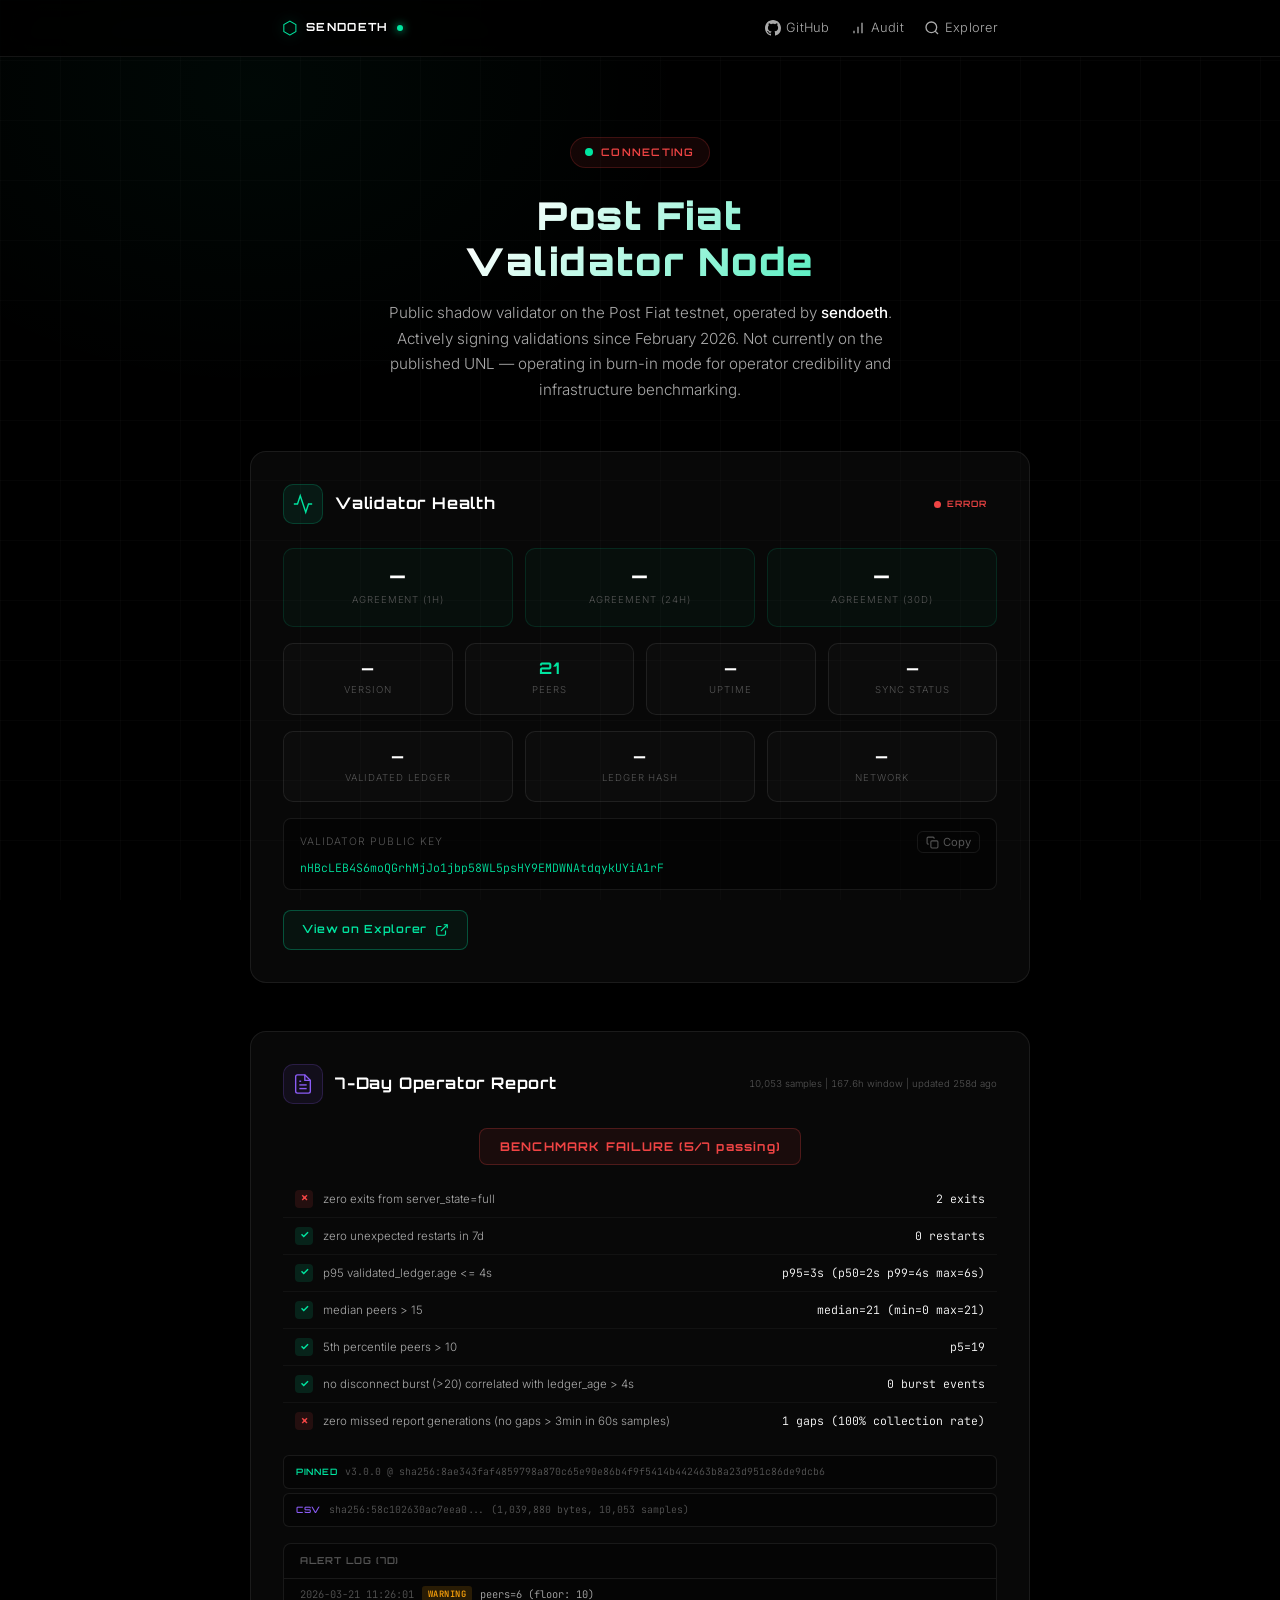
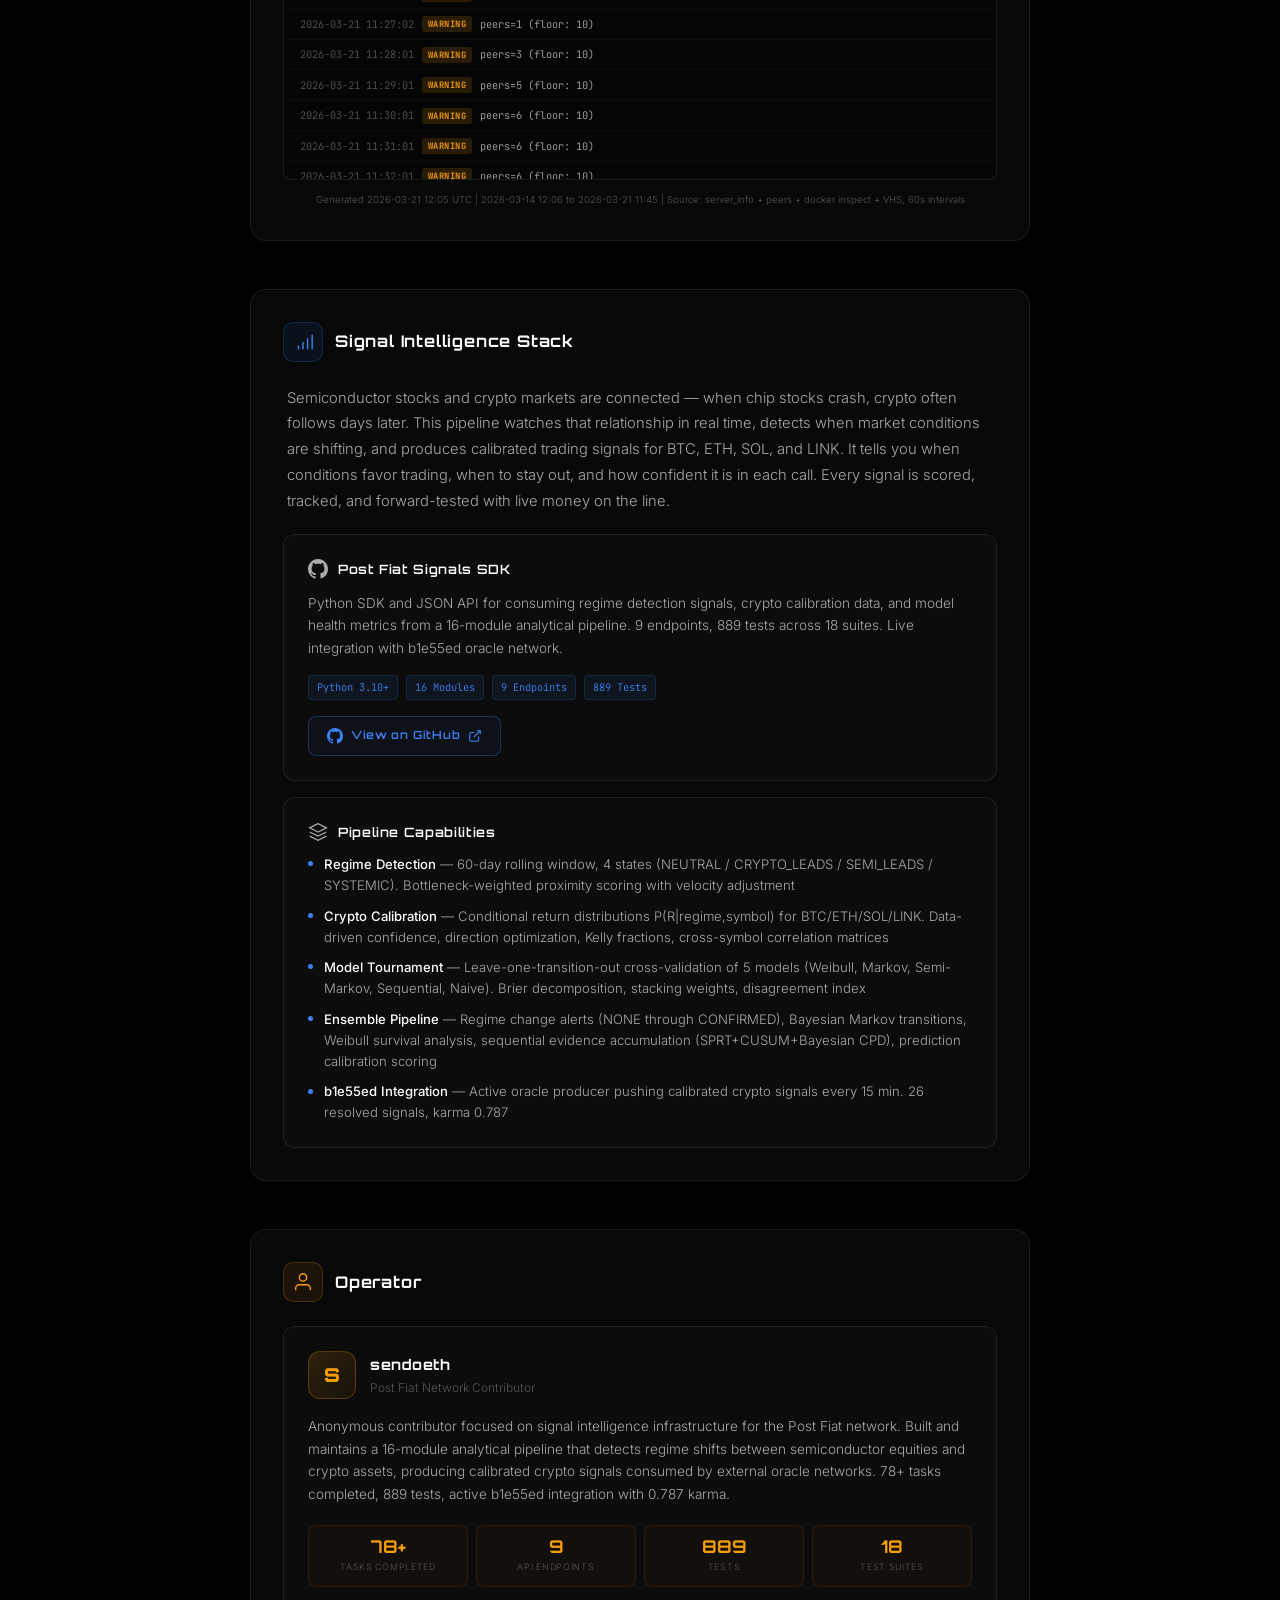
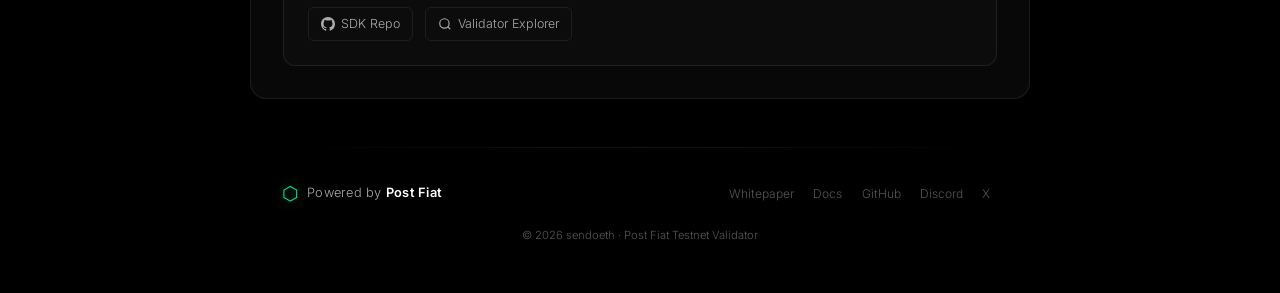
<file: index.html>
<!DOCTYPE html>
<html lang="en">
<head>
  <meta charset="UTF-8" />
  <meta name="viewport" content="width=device-width, initial-scale=1.0" />
  <title>sendoeth — Post Fiat Validator</title>
  <meta name="description" content="Public shadow validator on the Post Fiat testnet. Live health metrics, validation activity, and 16-module signal intelligence pipeline." />
  <meta property="og:title" content="sendoeth — Post Fiat Shadow Validator" />
  <meta property="og:description" content="Public shadow validator on Post Fiat testnet. 99.997% agreement (30d), actively signing, not on UNL. 16-module signal pipeline with b1e55ed oracle integration." />
  <meta property="og:type" content="website" />
  <meta property="og:url" content="https://sendoeth.github.io/validator/" />
  <meta name="twitter:card" content="summary" />
  <meta name="twitter:title" content="sendoeth — Post Fiat Shadow Validator" />
  <meta name="twitter:description" content="Public shadow validator on Post Fiat testnet. Actively signing, not on UNL. 16-module signal pipeline." />
  <link rel="icon" type="image/svg+xml" href="favicon.svg" />
  <link rel="preconnect" href="https://fonts.googleapis.com" />
  <link rel="preconnect" href="https://fonts.gstatic.com" crossorigin />
  <link href="https://fonts.googleapis.com/css2?family=Orbitron:wght@400;600;700;900&family=Inter:wght@300;400;500;600&family=JetBrains+Mono:wght@400;500&display=swap" rel="stylesheet" />
  <link rel="stylesheet" href="styles.css" />
</head>
<body>
  <div class="bg-grid"></div>
  <div class="bg-glow"></div>

  <header>
    <nav class="nav-container">
      <div class="logo">
        <span class="logo-hex">&#x2B21;</span>
        <span class="logo-text">SENDOETH</span>
        <span class="logo-dot"></span>
      </div>
      <div class="nav-links">
        <a href="https://github.com/sendoeth" target="_blank" rel="noopener" class="nav-link">
          <svg width="16" height="16" viewBox="0 0 24 24" fill="currentColor"><path d="M12 0C5.37 0 0 5.37 0 12c0 5.31 3.435 9.795 8.205 11.385.6.105.825-.255.825-.57 0-.285-.015-1.23-.015-2.235-3.015.555-3.795-.735-4.035-1.41-.135-.345-.72-1.41-1.23-1.695-.42-.225-1.02-.78-.015-.795.945-.015 1.62.87 1.845 1.23 1.08 1.815 2.805 1.305 3.495.99.105-.78.42-1.305.765-1.605-2.67-.3-5.46-1.335-5.46-5.925 0-1.305.465-2.385 1.23-3.225-.12-.3-.54-1.53.12-3.18 0 0 1.005-.315 3.3 1.23.96-.27 1.98-.405 3-.405s2.04.135 3 .405c2.295-1.56 3.3-1.23 3.3-1.23.66 1.65.24 2.88.12 3.18.765.84 1.23 1.905 1.23 3.225 0 4.605-2.805 5.625-5.475 5.925.435.375.81 1.095.81 2.22 0 1.605-.015 2.895-.015 3.3 0 .315.225.69.825.57A12.02 12.02 0 0024 12c0-6.63-5.37-12-12-12z"/></svg>
          GitHub
        </a>
        <a href="audit.html" class="nav-link">
          <svg width="16" height="16" viewBox="0 0 24 24" fill="none" stroke="currentColor" stroke-width="2"><path d="M12 20V10"/><path d="M18 20V4"/><path d="M6 20v-4"/></svg>
          Audit
        </a>
        <a href="https://explorer.testnet.postfiat.org/validators/nHBcLEB4S6moQGrhMjJo1jbp58WL5psHY9EMDWNAtdqykUYiA1rF" target="_blank" rel="noopener" class="nav-link">
          <svg width="16" height="16" viewBox="0 0 24 24" fill="none" stroke="currentColor" stroke-width="2"><circle cx="11" cy="11" r="8"/><path d="M21 21l-4.35-4.35"/></svg>
          Explorer
        </a>
      </div>
    </nav>
  </header>

  <main>
    <!-- ── Hero ── -->
    <section class="hero">
      <div class="hero-inner">
        <div class="hero-badge">
          <span class="pulse-dot"></span>
          <span id="heroStatus">CONNECTING</span>
        </div>
        <h1 class="hero-title">Post Fiat<br/>Validator Node</h1>
        <p class="hero-sub">Public shadow validator on the Post Fiat testnet, operated by <strong>sendoeth</strong>. Actively signing validations since February 2026. Not currently on the published UNL — operating in burn-in mode for operator credibility and infrastructure benchmarking.</p>
      </div>
    </section>

    <!-- ── Validator Health ── -->
    <section class="section" id="health">
      <div class="section-inner">
        <div class="section-header">
          <div class="section-icon">
            <svg width="22" height="22" viewBox="0 0 24 24" fill="none" stroke="currentColor" stroke-width="1.5"><path d="M22 12h-4l-3 9L9 3l-3 9H2"/></svg>
          </div>
          <h2 class="section-title">Validator Health</h2>
          <div class="live-indicator" id="wsIndicator">
            <span class="ws-dot" id="wsDot"></span>
            <span class="ws-label" id="wsLabel">CONNECTING</span>
            <span class="live-updated" id="lastUpdated"></span>
          </div>
        </div>

        <!-- Agreement Scores -->
        <div class="metrics-grid metrics-grid--3">
          <div class="metric-card metric-card--primary">
            <span class="metric-value" id="statScore1h">—</span>
            <span class="metric-label">Agreement (1h)</span>
            <span class="metric-sub" id="statMissed1h"></span>
          </div>
          <div class="metric-card metric-card--primary">
            <span class="metric-value" id="statScore24h">—</span>
            <span class="metric-label">Agreement (24h)</span>
            <span class="metric-sub" id="statMissed24h"></span>
          </div>
          <div class="metric-card metric-card--primary">
            <span class="metric-value" id="statScore30d">—</span>
            <span class="metric-label">Agreement (30d)</span>
            <span class="metric-sub" id="statMissed30d"></span>
          </div>
        </div>

        <!-- Node Metrics -->
        <div class="metrics-grid metrics-grid--4">
          <div class="metric-card">
            <span class="metric-value metric-value--sm" id="statVersion">—</span>
            <span class="metric-label">Version</span>
          </div>
          <div class="metric-card">
            <span class="metric-value metric-value--sm" id="statPeers">—</span>
            <span class="metric-label">Peers</span>
          </div>
          <div class="metric-card">
            <span class="metric-value metric-value--sm" id="statUptime">—</span>
            <span class="metric-label">Uptime</span>
          </div>
          <div class="metric-card">
            <span class="metric-value metric-value--sm" id="statSync">—</span>
            <span class="metric-label">Sync Status</span>
          </div>
        </div>

        <!-- Ledger Info -->
        <div class="metrics-grid metrics-grid--3">
          <div class="metric-card">
            <span class="metric-value metric-value--sm" id="statLedger">—</span>
            <span class="metric-label">Validated Ledger</span>
          </div>
          <div class="metric-card">
            <span class="metric-value metric-value--sm" id="statLedgerAge">—</span>
            <span class="metric-label">Ledger Hash</span>
          </div>
          <div class="metric-card">
            <span class="metric-value metric-value--sm" id="statNetwork">—</span>
            <span class="metric-label">Network</span>
          </div>
        </div>

        <!-- Validator Key -->
        <div class="key-container">
          <div class="key-row">
            <span class="key-label">Validator Public Key</span>
            <button class="copy-btn" onclick="copyKey(this, 'nHBcLEB4S6moQGrhMjJo1jbp58WL5psHY9EMDWNAtdqykUYiA1rF')">
              <svg width="13" height="13" viewBox="0 0 24 24" fill="none" stroke="currentColor" stroke-width="2"><rect x="9" y="9" width="13" height="13" rx="2"/><path d="M5 15H4a2 2 0 01-2-2V4a2 2 0 012-2h9a2 2 0 012 2v1"/></svg>
              <span>Copy</span>
            </button>
          </div>
          <code class="key-value">nHBcLEB4S6moQGrhMjJo1jbp58WL5psHY9EMDWNAtdqykUYiA1rF</code>
        </div>

        <a href="https://explorer.testnet.postfiat.org/validators/nHBcLEB4S6moQGrhMjJo1jbp58WL5psHY9EMDWNAtdqykUYiA1rF" target="_blank" rel="noopener" class="cta-btn">
          View on Explorer
          <svg width="14" height="14" viewBox="0 0 24 24" fill="none" stroke="currentColor" stroke-width="2"><path d="M18 13v6a2 2 0 01-2 2H5a2 2 0 01-2-2V8a2 2 0 012-2h6"/><polyline points="15 3 21 3 21 9"/><line x1="10" y1="14" x2="21" y2="3"/></svg>
        </a>
      </div>
    </section>

    <!-- ── 7-Day Operator Report ── -->
    <section class="section" id="report">
      <div class="section-inner">
        <div class="section-header">
          <div class="section-icon section-icon--report">
            <svg width="22" height="22" viewBox="0 0 24 24" fill="none" stroke="currentColor" stroke-width="1.5"><path d="M14 2H6a2 2 0 00-2 2v16a2 2 0 002 2h12a2 2 0 002-2V8z"/><polyline points="14 2 14 8 20 8"/><line x1="16" y1="13" x2="8" y2="13"/><line x1="16" y1="17" x2="8" y2="17"/><polyline points="10 9 9 9 8 9"/></svg>
          </div>
          <h2 class="section-title">7-Day Operator Report</h2>
          <div class="report-meta" id="reportMeta"></div>
        </div>

        <div class="report-notice" id="reportNotice" style="display:none;">
          <span>Collecting 60s-interval samples. Report fills in over 7 days.</span>
        </div>

        <!-- Benchmark verdict -->
        <div class="benchmark-verdict" id="benchmarkVerdict"></div>

        <!-- Benchmark table -->
        <div class="benchmark-table" id="benchmarkTable"></div>

        <!-- Image pin -->
        <div class="image-pin" id="imagePin"></div>

        <!-- Alert log -->
        <div class="report-alerts" id="reportAlerts" style="display:none;">
          <div class="report-alerts-header">Alert Log (7d)</div>
          <div class="report-alerts-list" id="reportAlertsList"></div>
        </div>

        <div class="report-footer" id="reportFooter"></div>
      </div>
    </section>

    <!-- ── Signal Infrastructure ── -->
    <section class="section" id="signals">
      <div class="section-inner">
        <div class="section-header">
          <div class="section-icon section-icon--blue">
            <svg width="22" height="22" viewBox="0 0 24 24" fill="none" stroke="currentColor" stroke-width="1.5"><path d="M2 20h.01"/><path d="M7 20v-4"/><path d="M12 20v-8"/><path d="M17 20V8"/><path d="M22 4v16"/></svg>
          </div>
          <h2 class="section-title">Signal Intelligence Stack</h2>
        </div>

        <p class="signal-intro">Semiconductor stocks and crypto markets are connected — when chip stocks crash, crypto often follows days later. This pipeline watches that relationship in real time, detects when market conditions are shifting, and produces calibrated trading signals for BTC, ETH, SOL, and LINK. It tells you when conditions favor trading, when to stay out, and how confident it is in each call. Every signal is scored, tracked, and forward-tested with live money on the line.</p>

        <div class="signal-grid">
          <div class="signal-card">
            <div class="signal-card-header">
              <svg width="20" height="20" viewBox="0 0 24 24" fill="currentColor" class="signal-icon"><path d="M12 0C5.37 0 0 5.37 0 12c0 5.31 3.435 9.795 8.205 11.385.6.105.825-.255.825-.57 0-.285-.015-1.23-.015-2.235-3.015.555-3.795-.735-4.035-1.41-.135-.345-.72-1.41-1.23-1.695-.42-.225-1.02-.78-.015-.795.945-.015 1.62.87 1.845 1.23 1.08 1.815 2.805 1.305 3.495.99.105-.78.42-1.305.765-1.605-2.67-.3-5.46-1.335-5.46-5.925 0-1.305.465-2.385 1.23-3.225-.12-.3-.54-1.53.12-3.18 0 0 1.005-.315 3.3 1.23.96-.27 1.98-.405 3-.405s2.04.135 3 .405c2.295-1.56 3.3-1.23 3.3-1.23.66 1.65.24 2.88.12 3.18.765.84 1.23 1.905 1.23 3.225 0 4.605-2.805 5.625-5.475 5.925.435.375.81 1.095.81 2.22 0 1.605-.015 2.895-.015 3.3 0 .315.225.69.825.57A12.02 12.02 0 0024 12c0-6.63-5.37-12-12-12z"/></svg>
              <h3 class="signal-card-title">Post Fiat Signals SDK</h3>
            </div>
            <p class="signal-card-desc">Python SDK and JSON API for consuming regime detection signals, crypto calibration data, and model health metrics from a 16-module analytical pipeline. 9 endpoints, 889 tests across 18 suites. Live integration with b1e55ed oracle network.</p>
            <div class="signal-card-stats">
              <span class="signal-stat">Python 3.10+</span>
              <span class="signal-stat">16 Modules</span>
              <span class="signal-stat">9 Endpoints</span>
              <span class="signal-stat">889 Tests</span>
            </div>
            <a href="https://github.com/sendoeth/post-fiat-signals" target="_blank" rel="noopener" class="cta-btn cta-btn--blue">
              <svg width="16" height="16" viewBox="0 0 24 24" fill="currentColor"><path d="M12 0C5.37 0 0 5.37 0 12c0 5.31 3.435 9.795 8.205 11.385.6.105.825-.255.825-.57 0-.285-.015-1.23-.015-2.235-3.015.555-3.795-.735-4.035-1.41-.135-.345-.72-1.41-1.23-1.695-.42-.225-1.02-.78-.015-.795.945-.015 1.62.87 1.845 1.23 1.08 1.815 2.805 1.305 3.495.99.105-.78.42-1.305.765-1.605-2.67-.3-5.46-1.335-5.46-5.925 0-1.305.465-2.385 1.23-3.225-.12-.3-.54-1.53.12-3.18 0 0 1.005-.315 3.3 1.23.96-.27 1.98-.405 3-.405s2.04.135 3 .405c2.295-1.56 3.3-1.23 3.3-1.23.66 1.65.24 2.88.12 3.18.765.84 1.23 1.905 1.23 3.225 0 4.605-2.805 5.625-5.475 5.925.435.375.81 1.095.81 2.22 0 1.605-.015 2.895-.015 3.3 0 .315.225.69.825.57A12.02 12.02 0 0024 12c0-6.63-5.37-12-12-12z"/></svg>
              View on GitHub
              <svg width="14" height="14" viewBox="0 0 24 24" fill="none" stroke="currentColor" stroke-width="2"><path d="M18 13v6a2 2 0 01-2 2H5a2 2 0 01-2-2V8a2 2 0 012-2h6"/><polyline points="15 3 21 3 21 9"/><line x1="10" y1="14" x2="21" y2="3"/></svg>
            </a>
          </div>

          <div class="signal-card">
            <div class="signal-card-header">
              <svg width="20" height="20" viewBox="0 0 24 24" fill="none" stroke="currentColor" stroke-width="1.5" class="signal-icon signal-icon--stroke"><path d="M12 2L2 7l10 5 10-5-10-5z"/><path d="M2 17l10 5 10-5"/><path d="M2 12l10 5 10-5"/></svg>
              <h3 class="signal-card-title">Pipeline Capabilities</h3>
            </div>
            <ul class="signal-list">
              <li><strong>Regime Detection</strong> — 60-day rolling window, 4 states (NEUTRAL / CRYPTO_LEADS / SEMI_LEADS / SYSTEMIC). Bottleneck-weighted proximity scoring with velocity adjustment</li>
              <li><strong>Crypto Calibration</strong> — Conditional return distributions P(R|regime,symbol) for BTC/ETH/SOL/LINK. Data-driven confidence, direction optimization, Kelly fractions, cross-symbol correlation matrices</li>
              <li><strong>Model Tournament</strong> — Leave-one-transition-out cross-validation of 5 models (Weibull, Markov, Semi-Markov, Sequential, Naive). Brier decomposition, stacking weights, disagreement index</li>
              <li><strong>Ensemble Pipeline</strong> — Regime change alerts (NONE through CONFIRMED), Bayesian Markov transitions, Weibull survival analysis, sequential evidence accumulation (SPRT+CUSUM+Bayesian CPD), prediction calibration scoring</li>
              <li><strong>b1e55ed Integration</strong> — Active oracle producer pushing calibrated crypto signals every 15 min. 26 resolved signals, karma 0.787</li>
            </ul>
          </div>
        </div>
      </div>
    </section>

    <!-- ── Operator Profile ── -->
    <section class="section" id="operator">
      <div class="section-inner">
        <div class="section-header">
          <div class="section-icon section-icon--amber">
            <svg width="22" height="22" viewBox="0 0 24 24" fill="none" stroke="currentColor" stroke-width="1.5"><path d="M20 21v-2a4 4 0 00-4-4H8a4 4 0 00-4 4v2"/><circle cx="12" cy="7" r="4"/></svg>
          </div>
          <h2 class="section-title">Operator</h2>
        </div>

        <div class="operator-card">
          <div class="operator-identity">
            <div class="operator-avatar">
              <span>S</span>
            </div>
            <div class="operator-info">
              <h3 class="operator-name">sendoeth</h3>
              <p class="operator-role">Post Fiat Network Contributor</p>
            </div>
          </div>
          <p class="operator-desc">Anonymous contributor focused on signal intelligence infrastructure for the Post Fiat network. Built and maintains a 16-module analytical pipeline that detects regime shifts between semiconductor equities and crypto assets, producing calibrated crypto signals consumed by external oracle networks. 78+ tasks completed, 889 tests, active b1e55ed integration with 0.787 karma.</p>
          <div class="operator-contributions">
            <div class="contribution">
              <span class="contribution-num">78+</span>
              <span class="contribution-label">Tasks Completed</span>
            </div>
            <div class="contribution">
              <span class="contribution-num">9</span>
              <span class="contribution-label">API Endpoints</span>
            </div>
            <div class="contribution">
              <span class="contribution-num">889</span>
              <span class="contribution-label">Tests</span>
            </div>
            <div class="contribution">
              <span class="contribution-num">18</span>
              <span class="contribution-label">Test Suites</span>
            </div>
          </div>
          <div class="operator-links">
            <a href="https://github.com/sendoeth/post-fiat-signals" target="_blank" rel="noopener" class="operator-link">
              <svg width="14" height="14" viewBox="0 0 24 24" fill="currentColor"><path d="M12 0C5.37 0 0 5.37 0 12c0 5.31 3.435 9.795 8.205 11.385.6.105.825-.255.825-.57 0-.285-.015-1.23-.015-2.235-3.015.555-3.795-.735-4.035-1.41-.135-.345-.72-1.41-1.23-1.695-.42-.225-1.02-.78-.015-.795.945-.015 1.62.87 1.845 1.23 1.08 1.815 2.805 1.305 3.495.99.105-.78.42-1.305.765-1.605-2.67-.3-5.46-1.335-5.46-5.925 0-1.305.465-2.385 1.23-3.225-.12-.3-.54-1.53.12-3.18 0 0 1.005-.315 3.3 1.23.96-.27 1.98-.405 3-.405s2.04.135 3 .405c2.295-1.56 3.3-1.23 3.3-1.23.66 1.65.24 2.88.12 3.18.765.84 1.23 1.905 1.23 3.225 0 4.605-2.805 5.625-5.475 5.925.435.375.81 1.095.81 2.22 0 1.605-.015 2.895-.015 3.3 0 .315.225.69.825.57A12.02 12.02 0 0024 12c0-6.63-5.37-12-12-12z"/></svg>
              SDK Repo
            </a>
            <a href="https://explorer.testnet.postfiat.org/validators/nHBcLEB4S6moQGrhMjJo1jbp58WL5psHY9EMDWNAtdqykUYiA1rF" target="_blank" rel="noopener" class="operator-link">
              <svg width="14" height="14" viewBox="0 0 24 24" fill="none" stroke="currentColor" stroke-width="2"><circle cx="11" cy="11" r="8"/><path d="M21 21l-4.35-4.35"/></svg>
              Validator Explorer
            </a>
          </div>
        </div>
      </div>
    </section>
  </main>

  <footer>
    <div class="footer-inner">
      <div class="footer-divider"></div>
      <div class="footer-pf">
        <a href="https://postfiat.org" target="_blank" rel="noopener" class="pf-brand">
          <span class="pf-hex">&#x2B21;</span>
          <span class="pf-text">Powered by <strong>Post Fiat</strong></span>
        </a>
        <nav class="pf-links" aria-label="Post Fiat resources">
          <a href="https://postfiat.org/whitepaper/" target="_blank" rel="noopener" class="pf-link">Whitepaper</a>
          <a href="https://docs.postfiat.org/Discord-Wallet-Guide-170573318648807a8cd0d4f5022d1a08" target="_blank" rel="noopener" class="pf-link">Docs</a>
          <a href="https://github.com/postfiatorg" target="_blank" rel="noopener" class="pf-link">GitHub</a>
          <a href="https://discord.gg/3wJsg3T5Au" target="_blank" rel="noopener" class="pf-link">Discord</a>
          <a href="https://x.com/PostFiatOrg" target="_blank" rel="noopener" class="pf-link">X</a>
        </nav>
      </div>
      <p class="footer-copy">&copy; 2026 sendoeth &middot; Post Fiat Testnet Validator</p>
    </div>
  </footer>

  <script src="script.js"></script>
</body>
</html>
</file>
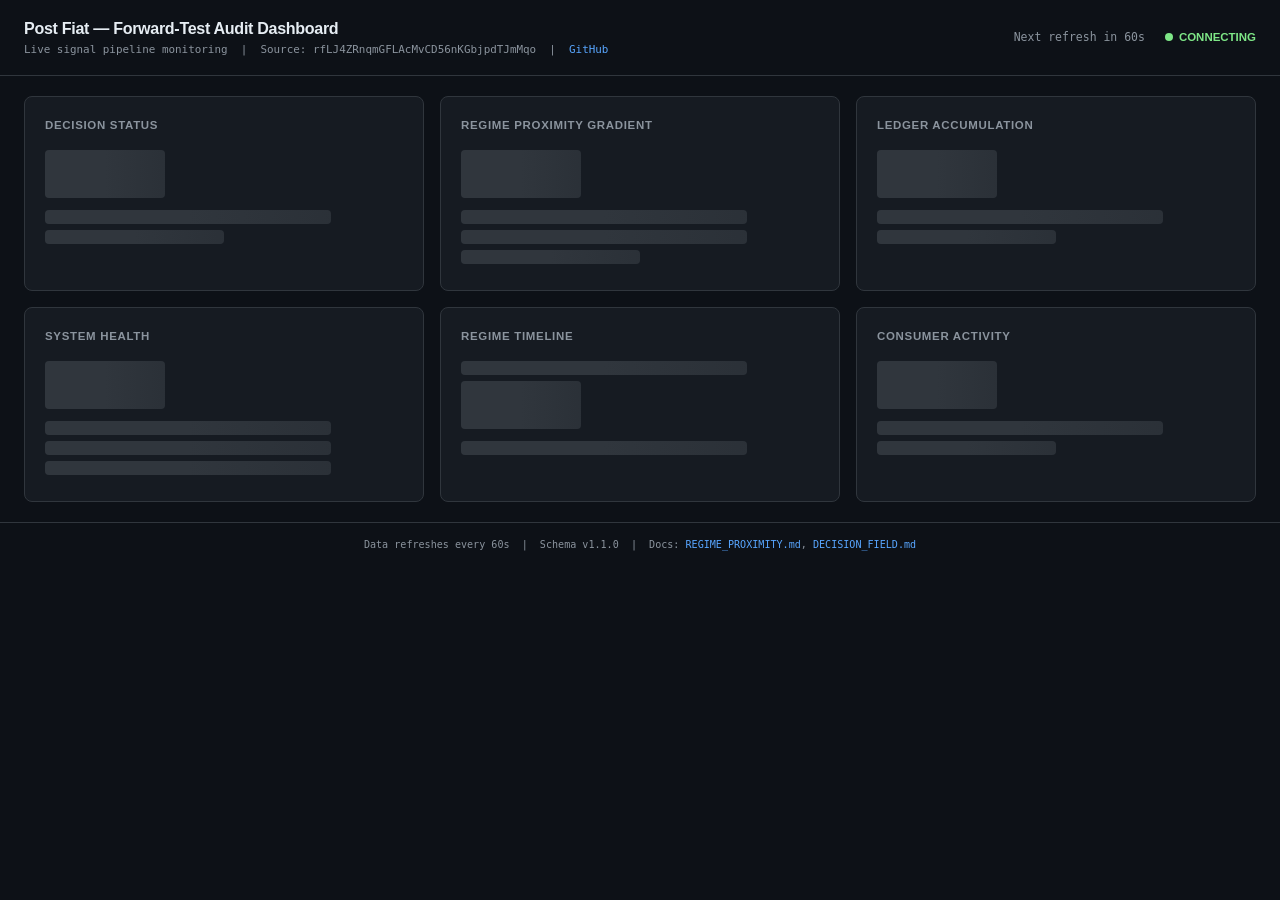
<file: audit.html>
<!DOCTYPE html>
<html lang="en">
<head>
<meta charset="UTF-8">
<meta name="viewport" content="width=device-width, initial-scale=1.0">
<title>Post Fiat — Forward-Test Audit Dashboard</title>
<style>
/* ── Reset & Base ──────────────────────────────────────────────────────── */
*, *::before, *::after { box-sizing: border-box; margin: 0; padding: 0; }

:root {
  --bg: #0d1117;
  --card-bg: #161b22;
  --card-border: #30363d;
  --text: #e6edf3;
  --text-dim: #8b949e;
  --accent-blue: #58a6ff;
  --green: #238636;
  --green-bright: #7ee787;
  --yellow: #d29922;
  --orange: #e3b341;
  --red: #da3633;
  --red-bright: #f85149;
  --purple: #8957e5;
  --font-mono: 'SF Mono', 'Fira Code', 'Cascadia Code', 'Consolas', monospace;
  --font-sans: -apple-system, BlinkMacSystemFont, 'Segoe UI', Helvetica, Arial, sans-serif;
}

html { font-size: 14px; }

body {
  background: var(--bg);
  color: var(--text);
  font-family: var(--font-sans);
  line-height: 1.5;
  min-height: 100vh;
}

/* ── Stale Warning Banner ──────────────────────────────────────────────── */
#stale-banner {
  display: none;
  background: var(--red);
  color: #fff;
  text-align: center;
  padding: 8px 16px;
  font-weight: 600;
  font-size: 0.85rem;
  letter-spacing: 0.04em;
  animation: pulse-bg 2s ease-in-out infinite;
}

@keyframes pulse-bg {
  0%, 100% { opacity: 1; }
  50% { opacity: 0.8; }
}

/* ── Header ────────────────────────────────────────────────────────────── */
header {
  border-bottom: 1px solid var(--card-border);
  padding: 16px 24px;
  display: flex;
  align-items: center;
  justify-content: space-between;
  flex-wrap: wrap;
  gap: 12px;
}

.header-left { display: flex; flex-direction: column; gap: 2px; }

.header-left h1 {
  font-size: 1.15rem;
  font-weight: 700;
  color: var(--text);
  letter-spacing: -0.02em;
}

.header-left .subtitle {
  font-size: 0.78rem;
  color: var(--text-dim);
  font-family: var(--font-mono);
}

.header-left .subtitle a {
  color: var(--accent-blue);
  text-decoration: none;
}
.header-left .subtitle a:hover { text-decoration: underline; }

.header-right {
  display: flex;
  align-items: center;
  gap: 20px;
  flex-wrap: wrap;
}

.countdown {
  font-family: var(--font-mono);
  font-size: 0.82rem;
  color: var(--text-dim);
}

.conn-status {
  display: flex;
  align-items: center;
  gap: 6px;
  font-size: 0.82rem;
  font-weight: 600;
}

.conn-dot {
  width: 8px;
  height: 8px;
  border-radius: 50%;
  background: var(--green-bright);
  animation: pulse-dot 2s ease-in-out infinite;
}

.conn-dot.disconnected {
  background: var(--red-bright);
  animation: pulse-dot-red 1.5s ease-in-out infinite;
}

@keyframes pulse-dot {
  0%, 100% { box-shadow: 0 0 0 0 rgba(126, 231, 135, 0.5); }
  50% { box-shadow: 0 0 0 4px rgba(126, 231, 135, 0.15); }
}

@keyframes pulse-dot-red {
  0%, 100% { box-shadow: 0 0 0 0 rgba(248, 81, 73, 0.5); }
  50% { box-shadow: 0 0 0 4px rgba(248, 81, 73, 0.2); }
}

.conn-label { color: var(--green-bright); }
.conn-label.disconnected { color: var(--red-bright); }

/* ── Grid Layout ───────────────────────────────────────────────────────── */
.grid {
  display: grid;
  grid-template-columns: repeat(3, 1fr);
  gap: 16px;
  padding: 20px 24px;
  max-width: 1600px;
  margin: 0 auto;
}

@media (max-width: 1100px) {
  .grid { grid-template-columns: repeat(2, 1fr); }
}

@media (max-width: 700px) {
  .grid { grid-template-columns: 1fr; padding: 12px; gap: 12px; }
  header { padding: 12px 16px; }
}

/* ── Card ──────────────────────────────────────────────────────────────── */
.card {
  background: var(--card-bg);
  border: 1px solid var(--card-border);
  border-radius: 8px;
  padding: 20px;
  transition: border-color 0.3s ease;
  overflow: hidden;
}

.card:hover { border-color: #484f58; }

.card-header {
  display: flex;
  align-items: center;
  justify-content: space-between;
  margin-bottom: 16px;
}

.card-title {
  font-size: 0.82rem;
  font-weight: 600;
  text-transform: uppercase;
  letter-spacing: 0.06em;
  color: var(--text-dim);
}

.card-timestamp {
  font-family: var(--font-mono);
  font-size: 0.7rem;
  color: var(--text-dim);
}

.card-error {
  color: var(--text-dim);
  font-style: italic;
  font-size: 0.85rem;
  text-align: center;
  padding: 24px 0;
}

/* ── Badge ─────────────────────────────────────────────────────────────── */
.badge {
  display: inline-block;
  padding: 3px 10px;
  border-radius: 12px;
  font-size: 0.72rem;
  font-weight: 700;
  letter-spacing: 0.04em;
  text-transform: uppercase;
  white-space: nowrap;
}

.badge-lg {
  padding: 8px 24px;
  font-size: 1.4rem;
  border-radius: 6px;
}

.badge-green { background: rgba(35, 134, 54, 0.2); color: var(--green-bright); border: 1px solid rgba(35, 134, 54, 0.4); }
.badge-red { background: rgba(218, 54, 51, 0.2); color: var(--red-bright); border: 1px solid rgba(218, 54, 51, 0.4); }
.badge-yellow { background: rgba(210, 153, 34, 0.15); color: var(--yellow); border: 1px solid rgba(210, 153, 34, 0.35); }
.badge-orange { background: rgba(227, 179, 65, 0.15); color: var(--orange); border: 1px solid rgba(227, 179, 65, 0.35); }
.badge-purple { background: rgba(137, 87, 229, 0.2); color: #bc8cff; border: 1px solid rgba(137, 87, 229, 0.4); }
.badge-blue { background: rgba(88, 166, 255, 0.15); color: var(--accent-blue); border: 1px solid rgba(88, 166, 255, 0.3); }
.badge-dim { background: rgba(139, 148, 158, 0.1); color: var(--text-dim); border: 1px solid rgba(139, 148, 158, 0.2); }

/* ── Utility ───────────────────────────────────────────────────────────── */
.big-number {
  font-family: var(--font-mono);
  font-size: 2.4rem;
  font-weight: 700;
  line-height: 1.1;
}

.stat-row {
  display: flex;
  justify-content: space-between;
  align-items: center;
  padding: 6px 0;
  border-bottom: 1px solid rgba(48, 54, 61, 0.5);
  font-size: 0.85rem;
}

.stat-row:last-child { border-bottom: none; }
.stat-label { color: var(--text-dim); }
.stat-value { font-family: var(--font-mono); font-weight: 600; }

.reason-text {
  font-size: 0.82rem;
  color: var(--text-dim);
  line-height: 1.55;
  margin-top: 12px;
  padding: 10px 12px;
  background: rgba(13, 17, 23, 0.6);
  border-radius: 6px;
  border-left: 3px solid var(--card-border);
}

.interpretation-text {
  font-size: 0.8rem;
  color: var(--text-dim);
  line-height: 1.5;
  margin-top: 12px;
  padding: 8px 10px;
  background: rgba(13, 17, 23, 0.6);
  border-radius: 4px;
}

/* ── Panel 2: Proximity Bars ───────────────────────────────────────────── */
.prox-type-row {
  margin-bottom: 12px;
}

.prox-type-header {
  display: flex;
  justify-content: space-between;
  align-items: center;
  margin-bottom: 4px;
  font-size: 0.8rem;
}

.prox-type-name { font-weight: 600; color: var(--text); }
.prox-type-stats {
  font-family: var(--font-mono);
  font-size: 0.72rem;
  color: var(--text-dim);
}

.prox-bar-track {
  position: relative;
  height: 20px;
  background: rgba(48, 54, 61, 0.5);
  border-radius: 3px;
  overflow: visible;
}

.prox-bar-fill {
  height: 100%;
  border-radius: 3px 0 0 3px;
  background: linear-gradient(90deg, var(--red), var(--red-bright));
  transition: width 0.6s ease;
  min-width: 1px;
}

.prox-bar-threshold {
  position: absolute;
  top: -3px;
  bottom: -3px;
  width: 2px;
  background: var(--yellow);
  left: 33.33%; /* 20% / 60% scale */
  z-index: 2;
}

.prox-bar-threshold::after {
  content: '20%';
  position: absolute;
  top: -14px;
  left: 50%;
  transform: translateX(-50%);
  font-size: 0.6rem;
  color: var(--yellow);
  font-family: var(--font-mono);
  white-space: nowrap;
}

.prox-est {
  font-size: 0.7rem;
  color: var(--text-dim);
  margin-top: 2px;
  font-family: var(--font-mono);
}

.prox-est.recovering { color: var(--green-bright); }
.prox-est.deteriorating { color: var(--red-bright); }

/* ── Sparkline ─────────────────────────────────────────────────────────── */
.sparkline-container {
  margin-top: 10px;
  padding: 6px 0;
}

.sparkline-label {
  font-size: 0.68rem;
  color: var(--text-dim);
  margin-bottom: 4px;
}

.sparkline-svg {
  display: block;
  width: 100%;
  height: 40px;
}

/* ── Progress bar ──────────────────────────────────────────────────────── */
.progress-track {
  height: 10px;
  background: rgba(48, 54, 61, 0.6);
  border-radius: 5px;
  overflow: hidden;
  margin: 8px 0;
}

.progress-fill {
  height: 100%;
  background: linear-gradient(90deg, var(--accent-blue), var(--green-bright));
  border-radius: 5px;
  transition: width 0.6s ease;
}

/* ── Panel 4: System Health components ─────────────────────────────────── */
.component-row {
  padding: 10px 12px;
  border: 1px solid var(--card-border);
  border-radius: 6px;
  margin-bottom: 8px;
  transition: border-color 0.3s ease;
}

.component-header {
  display: flex;
  justify-content: space-between;
  align-items: center;
  margin-bottom: 4px;
}

.component-name {
  font-family: var(--font-mono);
  font-weight: 600;
  font-size: 0.82rem;
}

.component-msg {
  font-size: 0.76rem;
  color: var(--text-dim);
  line-height: 1.45;
}

/* ── Panel 5: Timeline ─────────────────────────────────────────────────── */
.timeline-bar {
  display: flex;
  height: 28px;
  border-radius: 4px;
  overflow: hidden;
  margin: 12px 0;
}

.timeline-segment {
  display: flex;
  align-items: center;
  justify-content: center;
  font-size: 0.65rem;
  font-weight: 600;
  letter-spacing: 0.03em;
  transition: flex-basis 0.6s ease;
  min-width: 2px;
  overflow: hidden;
  white-space: nowrap;
}

.transition-list {
  max-height: 160px;
  overflow-y: auto;
  font-size: 0.78rem;
}

.transition-item {
  display: flex;
  align-items: center;
  gap: 8px;
  padding: 4px 0;
  border-bottom: 1px solid rgba(48, 54, 61, 0.3);
}

.transition-date {
  font-family: var(--font-mono);
  color: var(--text-dim);
  min-width: 80px;
  font-size: 0.72rem;
}

.transition-arrow {
  color: var(--text-dim);
  font-size: 0.7rem;
}

/* ── Panel 6: Consumer Activity ────────────────────────────────────────── */
.mini-bar-chart {
  display: flex;
  flex-direction: column;
  gap: 4px;
  margin: 8px 0;
}

.mini-bar-row {
  display: flex;
  align-items: center;
  gap: 8px;
  font-size: 0.75rem;
}

.mini-bar-label {
  font-family: var(--font-mono);
  color: var(--text-dim);
  min-width: 130px;
  text-align: right;
  overflow: hidden;
  text-overflow: ellipsis;
  white-space: nowrap;
}

.mini-bar-track {
  flex: 1;
  height: 14px;
  background: rgba(48, 54, 61, 0.4);
  border-radius: 2px;
  overflow: hidden;
}

.mini-bar-fill {
  height: 100%;
  background: var(--accent-blue);
  border-radius: 2px;
  transition: width 0.5s ease;
}

.mini-bar-count {
  font-family: var(--font-mono);
  font-size: 0.72rem;
  color: var(--text-dim);
  min-width: 28px;
}

.request-log {
  max-height: 140px;
  overflow-y: auto;
  font-family: var(--font-mono);
  font-size: 0.7rem;
  line-height: 1.6;
}

.request-log-entry {
  padding: 2px 0;
  border-bottom: 1px solid rgba(48, 54, 61, 0.3);
  color: var(--text-dim);
}

.request-log-entry .method { color: var(--green-bright); font-weight: 600; }
.request-log-entry .path { color: var(--accent-blue); }
.request-log-entry .status { color: var(--text); }
.request-log-entry .time { color: var(--text-dim); }

/* ── Footer ────────────────────────────────────────────────────────────── */
footer {
  border-top: 1px solid var(--card-border);
  padding: 14px 24px;
  text-align: center;
  font-size: 0.72rem;
  color: var(--text-dim);
  font-family: var(--font-mono);
}

footer a {
  color: var(--accent-blue);
  text-decoration: none;
}
footer a:hover { text-decoration: underline; }

/* ── Scrollbar ─────────────────────────────────────────────────────────── */
::-webkit-scrollbar { width: 6px; height: 6px; }
::-webkit-scrollbar-track { background: transparent; }
::-webkit-scrollbar-thumb { background: var(--card-border); border-radius: 3px; }
::-webkit-scrollbar-thumb:hover { background: #484f58; }

/* ── Fade-in animation for data updates ────────────────────────────────── */
.fade-update {
  animation: fade-in 0.4s ease;
}

@keyframes fade-in {
  from { opacity: 0.5; }
  to { opacity: 1; }
}

/* ── Loading skeleton ──────────────────────────────────────────────────── */
.skeleton {
  background: linear-gradient(90deg, var(--card-border) 25%, rgba(48, 54, 61, 0.8) 50%, var(--card-border) 75%);
  background-size: 200% 100%;
  animation: shimmer 1.5s infinite;
  border-radius: 4px;
  height: 20px;
  margin: 6px 0;
}

.skeleton.big { height: 48px; width: 120px; margin-bottom: 12px; }
.skeleton.medium { height: 14px; width: 80%; }
.skeleton.short { height: 14px; width: 50%; }

@keyframes shimmer {
  0% { background-position: -200% 0; }
  100% { background-position: 200% 0; }
}

/* ── Bottleneck highlight ──────────────────────────────────────────────── */
.prox-type-row.bottleneck-highlight {
  border-left: 3px solid var(--yellow);
  padding-left: 8px;
}

/* ── Decision signals table ────────────────────────────────────────────── */
.signal-counts {
  display: flex;
  gap: 12px;
  margin-top: 10px;
  flex-wrap: wrap;
}

.signal-count-item {
  display: flex;
  flex-direction: column;
  align-items: center;
  padding: 6px 12px;
  background: rgba(13, 17, 23, 0.5);
  border-radius: 6px;
  border: 1px solid var(--card-border);
  min-width: 70px;
}

.signal-count-num {
  font-family: var(--font-mono);
  font-size: 1.3rem;
  font-weight: 700;
}

.signal-count-label {
  font-size: 0.65rem;
  color: var(--text-dim);
  text-transform: uppercase;
  letter-spacing: 0.04em;
}
</style>
</head>
<body>

<!-- Stale warning banner -->
<div id="stale-banner">DATA STALE — Displaying last known state. API connection lost.</div>

<!-- Header -->
<header>
  <div class="header-left">
    <h1>Post Fiat &mdash; Forward-Test Audit Dashboard</h1>
    <div class="subtitle">
      Live signal pipeline monitoring &nbsp;|&nbsp; Source: rfLJ4ZRnqmGFLAcMvCD56nKGbjpdTJmMqo
      &nbsp;|&nbsp; <a href="https://github.com/sendoeth/post-fiat-signals" target="_blank" rel="noopener">GitHub</a>
    </div>
  </div>
  <div class="header-right">
    <div class="countdown" id="countdown">Next refresh in 60s</div>
    <div class="conn-status">
      <div class="conn-dot" id="conn-dot"></div>
      <span class="conn-label" id="conn-label">CONNECTING</span>
    </div>
  </div>
</header>

<!-- Main Grid -->
<div class="grid">

  <!-- Panel 1: Decision Status -->
  <div class="card" id="panel-decision">
    <div class="card-header">
      <span class="card-title">Decision Status</span>
      <span class="card-timestamp" id="decision-ts"></span>
    </div>
    <div id="decision-body">
      <div class="skeleton big"></div>
      <div class="skeleton medium"></div>
      <div class="skeleton short"></div>
    </div>
  </div>

  <!-- Panel 2: Regime Proximity Gradient -->
  <div class="card" id="panel-proximity">
    <div class="card-header">
      <span class="card-title">Regime Proximity Gradient</span>
      <span class="card-timestamp" id="proximity-ts"></span>
    </div>
    <div id="proximity-body">
      <div class="skeleton big"></div>
      <div class="skeleton medium"></div>
      <div class="skeleton medium"></div>
      <div class="skeleton short"></div>
    </div>
  </div>

  <!-- Panel 3: Ledger Accumulation -->
  <div class="card" id="panel-ledger">
    <div class="card-header">
      <span class="card-title">Ledger Accumulation</span>
      <span class="card-timestamp" id="ledger-ts"></span>
    </div>
    <div id="ledger-body">
      <div class="skeleton big"></div>
      <div class="skeleton medium"></div>
      <div class="skeleton short"></div>
    </div>
  </div>

  <!-- Panel 4: System Health -->
  <div class="card" id="panel-health">
    <div class="card-header">
      <span class="card-title">System Health</span>
      <span class="card-timestamp" id="health-ts"></span>
    </div>
    <div id="health-body">
      <div class="skeleton big"></div>
      <div class="skeleton medium"></div>
      <div class="skeleton medium"></div>
      <div class="skeleton medium"></div>
    </div>
  </div>

  <!-- Panel 5: Regime Timeline -->
  <div class="card" id="panel-timeline">
    <div class="card-header">
      <span class="card-title">Regime Timeline</span>
      <span class="card-timestamp" id="timeline-ts"></span>
    </div>
    <div id="timeline-body">
      <div class="skeleton medium"></div>
      <div class="skeleton big"></div>
      <div class="skeleton medium"></div>
    </div>
  </div>

  <!-- Panel 6: Consumer Activity -->
  <div class="card" id="panel-consumer">
    <div class="card-header">
      <span class="card-title">Consumer Activity</span>
      <span class="card-timestamp" id="consumer-ts"></span>
    </div>
    <div id="consumer-body">
      <div class="skeleton big"></div>
      <div class="skeleton medium"></div>
      <div class="skeleton short"></div>
    </div>
  </div>

</div>

<!-- Footer -->
<footer>
  Data refreshes every 60s &nbsp;|&nbsp; Schema v1.1.0 &nbsp;|&nbsp;
  Docs: <a href="https://github.com/sendoeth/post-fiat-signals/blob/main/docs/REGIME_PROXIMITY.md" target="_blank" rel="noopener">REGIME_PROXIMITY.md</a>,
  <a href="https://github.com/sendoeth/post-fiat-signals/blob/main/docs/DECISION_FIELD.md" target="_blank" rel="noopener">DECISION_FIELD.md</a>
</footer>

<script>
/* ══════════════════════════════════════════════════════════════════════════
   Post Fiat — Forward-Test Audit Dashboard
   Single-file vanilla JS, zero external dependencies
   Polls 6 API endpoints every 60 seconds
   ══════════════════════════════════════════════════════════════════════════ */

// ── Configuration ─────────────────────────────────────────────────────────
const API_BASE = (function() {
  const params = new URLSearchParams(window.location.search);
  if (params.get('api')) return params.get('api').replace(/\/$/, '');
  if (window.location.hostname === 'localhost' || window.location.hostname === '127.0.0.1') return 'http://localhost:8080';
  return '';
})();
const POLL_INTERVAL_MS = 60000;
const FETCH_TIMEOUT_MS = 12000;

// ── State ─────────────────────────────────────────────────────────────────
let connected = false;
let countdown = 60;
let countdownTimer = null;
let lastFetchTime = null;

// ── Helpers ───────────────────────────────────────────────────────────────

function escHtml(str) {
  if (str === null || str === undefined) return '';
  const d = document.createElement('div');
  d.textContent = String(str);
  return d.innerHTML;
}

function fmtTime(isoStr) {
  if (!isoStr) return '--';
  try {
    const d = new Date(isoStr);
    return d.toLocaleTimeString('en-US', { hour12: false, hour: '2-digit', minute: '2-digit', second: '2-digit' });
  } catch { return isoStr; }
}

function fmtDate(isoStr) {
  if (!isoStr) return '--';
  try {
    const d = new Date(isoStr);
    return d.toLocaleDateString('en-US', { month: 'short', day: 'numeric' });
  } catch { return isoStr; }
}

function fmtUptime(seconds) {
  if (!seconds && seconds !== 0) return '--';
  const d = Math.floor(seconds / 86400);
  const h = Math.floor((seconds % 86400) / 3600);
  const m = Math.floor((seconds % 3600) / 60);
  if (d > 0) return d + 'd ' + h + 'h ' + m + 'm';
  if (h > 0) return h + 'h ' + m + 'm';
  return m + 'm ' + (seconds % 60) + 's';
}

function badgeClass(label) {
  if (!label) return 'badge-dim';
  const l = label.toUpperCase();
  if (l === 'HEALTHY' || l === 'TRADE' || l === 'AT_NEUTRAL' || l === 'NEAR_TRANSITION' || l === 'RECOVERING_LABEL') return 'badge-green';
  if (l === 'DEGRADED' || l === 'RECOVERING' || l === 'STABILIZING') return 'badge-yellow';
  if (l === 'HALT' || l === 'ENTRENCHED') return 'badge-red';
  if (l === 'NO_TRADE') return 'badge-purple';
  if (l === 'ACTIONABLE') return 'badge-green';
  if (l === 'SUPPRESS') return 'badge-red';
  if (l === 'AMBIGUOUS') return 'badge-yellow';
  return 'badge-dim';
}

function proximityBadgeClass(label) {
  if (!label) return 'badge-dim';
  switch (label.toUpperCase()) {
    case 'ENTRENCHED': return 'badge-red';
    case 'STABILIZING': return 'badge-orange';
    case 'RECOVERING': return 'badge-yellow';
    case 'NEAR_TRANSITION': return 'badge-green';
    case 'AT_NEUTRAL': return 'badge-green';
    default: return 'badge-dim';
  }
}

function velocityBadgeClass(label) {
  if (!label) return 'badge-dim';
  switch (label.toUpperCase()) {
    case 'RECOVERING': return 'badge-green';
    case 'STABLE': return 'badge-blue';
    case 'DETERIORATING': return 'badge-red';
    default: return 'badge-dim';
  }
}

function regimeColor(regime) {
  if (!regime) return '#484f58';
  switch (regime.toUpperCase()) {
    case 'NEUTRAL': return '#238636';
    case 'SYSTEMIC': return '#da3633';
    case 'EARNINGS': return '#d29922';
    case 'DIVERGENCE': return '#e3b341';
    default: return '#484f58';
  }
}

function regimeTextColor(regime) {
  if (!regime) return '#e6edf3';
  switch (regime.toUpperCase()) {
    case 'NEUTRAL': return '#7ee787';
    case 'SYSTEMIC': return '#fff';
    case 'EARNINGS': return '#fff';
    case 'DIVERGENCE': return '#1c2128';
    default: return '#e6edf3';
  }
}

async function fetchJSON(endpoint) {
  const controller = new AbortController();
  const timeout = setTimeout(() => controller.abort(), FETCH_TIMEOUT_MS);
  try {
    const resp = await fetch(API_BASE + endpoint, { signal: controller.signal });
    clearTimeout(timeout);
    if (!resp.ok) throw new Error('HTTP ' + resp.status);
    return await resp.json();
  } catch (e) {
    clearTimeout(timeout);
    throw e;
  }
}

// ── Connection Status ─────────────────────────────────────────────────────

function setConnected(state) {
  connected = state;
  const dot = document.getElementById('conn-dot');
  const label = document.getElementById('conn-label');
  const banner = document.getElementById('stale-banner');

  if (state) {
    dot.className = 'conn-dot';
    label.className = 'conn-label';
    label.textContent = 'LIVE';
    banner.style.display = 'none';
  } else {
    dot.className = 'conn-dot disconnected';
    label.className = 'conn-label disconnected';
    label.textContent = 'DISCONNECTED';
    banner.style.display = 'block';
  }
}

// ── Countdown ─────────────────────────────────────────────────────────────

function startCountdown() {
  countdown = 60;
  if (countdownTimer) clearInterval(countdownTimer);
  countdownTimer = setInterval(function () {
    countdown--;
    if (countdown < 0) countdown = 0;
    document.getElementById('countdown').textContent = 'Next refresh in ' + countdown + 's';
  }, 1000);
}

// ── Proximity History (localStorage sparkline) ────────────────────────────

function loadProximityHistory() {
  try {
    const raw = localStorage.getItem('pf_proximity_history');
    return raw ? JSON.parse(raw) : [];
  } catch { return []; }
}

function saveProximityScore(score) {
  try {
    let hist = loadProximityHistory();
    hist.push({ time: Date.now(), score: score });
    // Keep last 24 data points
    if (hist.length > 24) hist = hist.slice(-24);
    localStorage.setItem('pf_proximity_history', JSON.stringify(hist));
    return hist;
  } catch { return []; }
}

function renderSparkline(history) {
  if (!history || history.length < 1) return '<div class="sparkline-label">Sparkline: collecting data points...</div>';

  const scores = history.map(function (h) { return h.score; });
  const minS = Math.min.apply(null, scores);
  const maxS = Math.max.apply(null, scores);
  const range = maxS - minS || 0.01;
  const w = 200;
  const h = 36;
  const pad = 2;
  const plotW = w - pad * 2;
  const plotH = h - pad * 2;

  var points = [];
  for (var i = 0; i < scores.length; i++) {
    var x = pad + (scores.length === 1 ? plotW / 2 : (i / (scores.length - 1)) * plotW);
    var y = pad + plotH - ((scores[i] - minS) / range) * plotH;
    points.push(x.toFixed(1) + ',' + y.toFixed(1));
  }

  var polyline = points.join(' ');
  // Area fill
  var areaPoints = points.join(' ') + ' ' + (pad + plotW).toFixed(1) + ',' + (pad + plotH).toFixed(1) + ' ' + pad.toFixed(1) + ',' + (pad + plotH).toFixed(1);

  var lastScore = scores[scores.length - 1];
  var lastX = parseFloat(points[points.length - 1].split(',')[0]);
  var lastY = parseFloat(points[points.length - 1].split(',')[1]);

  var svg = '<svg class="sparkline-svg" viewBox="0 0 ' + w + ' ' + h + '" preserveAspectRatio="none" xmlns="http://www.w3.org/2000/svg">'
    + '<polygon points="' + areaPoints + '" fill="rgba(88,166,255,0.08)" />'
    + '<polyline points="' + polyline + '" fill="none" stroke="#58a6ff" stroke-width="1.5" stroke-linejoin="round" stroke-linecap="round" />'
    + '<circle cx="' + lastX.toFixed(1) + '" cy="' + lastY.toFixed(1) + '" r="2.5" fill="#58a6ff" />'
    + '</svg>';

  return '<div class="sparkline-container">'
    + '<div class="sparkline-label">Proximity trend (' + history.length + ' data points, range ' + minS.toFixed(3) + ' - ' + maxS.toFixed(3) + ')</div>'
    + svg
    + '</div>';
}


// ══════════════════════════════════════════════════════════════════════════
//  PANEL RENDERERS
// ══════════════════════════════════════════════════════════════════════════

// ── Panel 1: Decision Status ──────────────────────────────────────────────

function renderDecision(data) {
  var ts = data.timestamp || '';
  document.getElementById('decision-ts').textContent = fmtTime(ts);

  var decision = data.decision || '--';
  var reason = data.decisionReason || '';
  var actionable = data.actionableCount || 0;
  var suppressed = data.suppressedCount || 0;
  var total = data.totalSignals || 0;

  var decisionBadge = decision === 'TRADE' ? 'badge-green' : (decision === 'NO_TRADE' ? 'badge-purple' : 'badge-dim');

  var html = '<div style="text-align:center;margin-bottom:14px;">'
    + '<span class="badge badge-lg ' + decisionBadge + '">' + escHtml(decision) + '</span>'
    + '</div>';

  html += '<div class="signal-counts">'
    + '<div class="signal-count-item"><span class="signal-count-num" style="color:var(--green-bright)">' + actionable + '</span><span class="signal-count-label">Actionable</span></div>'
    + '<div class="signal-count-item"><span class="signal-count-num" style="color:var(--red-bright)">' + suppressed + '</span><span class="signal-count-label">Suppressed</span></div>'
    + '<div class="signal-count-item"><span class="signal-count-num" style="color:var(--text)">' + total + '</span><span class="signal-count-label">Total</span></div>'
    + '</div>';

  if (reason) {
    html += '<div class="reason-text">' + escHtml(reason) + '</div>';
  }

  html += '<div class="stat-row" style="margin-top:10px"><span class="stat-label">Regime</span><span class="stat-value"><span class="badge ' + badgeClass(data.regimeId) + '" style="' + regimeBadgeStyle(data.regimeId) + '">' + escHtml(data.regimeId || '--') + '</span></span></div>';
  html += '<div class="stat-row"><span class="stat-label">Confidence</span><span class="stat-value">' + (data.regimeConfidence || '--') + '%</span></div>';
  html += '<div class="stat-row"><span class="stat-label">Last Update</span><span class="stat-value">' + fmtTime(ts) + '</span></div>';

  var el = document.getElementById('decision-body');
  el.innerHTML = html;
  el.classList.remove('fade-update');
  void el.offsetWidth; // reflow
  el.classList.add('fade-update');
}

function regimeBadgeStyle(regimeId) {
  if (!regimeId) return '';
  var bg = regimeColor(regimeId);
  return 'background:' + bg + '22;color:' + regimeTextColor(regimeId) + ';border-color:' + bg + '66;';
}

// ── Panel 2: Regime Proximity ─────────────────────────────────────────────

function renderProximity(data) {
  var prox = data.regimeProximity;
  if (!prox) {
    document.getElementById('proximity-body').innerHTML = '<div class="card-error">No proximity data available</div>';
    return;
  }

  document.getElementById('proximity-ts').textContent = fmtTime(data.timestamp);

  // Save to history and get sparkline data
  var history = saveProximityScore(prox.score);

  var html = '<div style="display:flex;align-items:baseline;gap:12px;margin-bottom:6px;">'
    + '<span class="big-number" style="color:var(--accent-blue)">' + (prox.score !== undefined ? prox.score.toFixed(3) : '--') + '</span>'
    + '<span class="badge ' + proximityBadgeClass(prox.label) + '">' + escHtml(prox.label) + '</span>'
    + '</div>';

  html += '<div style="font-size:0.72rem;color:var(--text-dim);font-family:var(--font-mono);margin-bottom:8px;">' + escHtml(prox.scale) + '</div>';

  // Sparkline
  html += renderSparkline(history);

  // Stats row
  if (prox.regimeDurationDays !== null && prox.regimeDurationDays !== undefined) {
    html += '<div class="stat-row"><span class="stat-label">Regime Duration</span><span class="stat-value">' + prox.regimeDurationDays + ' days</span></div>';
  }
  if (prox.ifLeaderRecovers) {
    html += '<div class="stat-row"><span class="stat-label">If Leader Recovers</span><span class="stat-value"><span class="badge badge-dim">' + escHtml(prox.ifLeaderRecovers) + '</span></span></div>';
  }
  if (prox.bottleneck) {
    html += '<div class="stat-row"><span class="stat-label">Bottleneck</span><span class="stat-value" style="color:var(--yellow)">' + escHtml(prox.bottleneck.label) + ' (' + prox.bottleneck.dropPct + '% drop)</span></div>';
  }

  // Per-type bars
  html += '<div style="margin-top:14px;margin-bottom:4px;font-size:0.75rem;font-weight:600;color:var(--text-dim);text-transform:uppercase;letter-spacing:0.05em;">Signal Type Recovery</div>';

  var perType = prox.perType || {};
  var typeKeys = Object.keys(perType);
  // Sort by recoveryScore descending (closest to recovery first)
  typeKeys.sort(function (a, b) { return (perType[b].recoveryScore || 0) - (perType[a].recoveryScore || 0); });

  for (var i = 0; i < typeKeys.length; i++) {
    var tKey = typeKeys[i];
    var t = perType[tKey];
    var isBottleneck = prox.bottleneck && prox.bottleneck.type === tKey;
    var barPct = Math.min((t.dropPct / 60) * 100, 100);

    html += '<div class="prox-type-row' + (isBottleneck ? ' bottleneck-highlight' : '') + '">';
    html += '<div class="prox-type-header">';
    html += '<span class="prox-type-name">' + escHtml(typeLabel(tKey)) + (isBottleneck ? ' <span style="color:var(--yellow);font-size:0.68rem;">[BOTTLENECK]</span>' : '') + '</span>';
    html += '<span class="prox-type-stats">' + t.dropPct.toFixed(1) + '% drop &nbsp; <span class="badge ' + velocityBadgeClass(t.velocityLabel) + '">' + escHtml(t.velocityLabel) + '</span></span>';
    html += '</div>';

    html += '<div class="prox-bar-track">';
    html += '<div class="prox-bar-fill" style="width:' + barPct.toFixed(1) + '%"></div>';
    html += '<div class="prox-bar-threshold"></div>';
    html += '</div>';

    // Estimated recovery days
    html += renderEstRecovery(t);

    html += '</div>';
  }

  // Interpretation
  if (prox.interpretation) {
    html += '<div class="interpretation-text">' + escHtml(prox.interpretation) + '</div>';
  }

  var el = document.getElementById('proximity-body');
  el.innerHTML = html;
  el.classList.remove('fade-update');
  void el.offsetWidth;
  el.classList.add('fade-update');
}

function typeLabel(key) {
  var labels = {
    'SEMI_LEADS': 'Semi Leads',
    'CRYPTO_LEADS': 'Crypto Leads',
    'FULL_DECOUPLE': 'Full Decouple'
  };
  return labels[key] || key;
}

function renderEstRecovery(t) {
  // Estimate days to threshold
  // distanceToThreshold is in percentage points (e.g., 24.1 means 24.1% above the 20% threshold)
  // velocity is a rate of change ratio (positive = recovering)
  // if velocity > 0: est days ~ distanceToThreshold / (velocity * dropPct * some factor)
  // Simplified: if velocity > 0, distance / (velocity * 100) as rough days estimate

  if (t.distanceToThreshold <= 0) {
    return '<div class="prox-est recovering">At or below threshold - recovered</div>';
  }

  if (t.velocity > 0.02) {
    // Recovering - estimate days
    // velocity is fractional rate (e.g., 0.05 = 5% improvement per period)
    // distanceToThreshold is in pct points
    // rough: days ~ distanceToThreshold / (velocity * dropPct)
    var ratePerDay = Math.abs(t.velocity) * t.dropPct;
    if (ratePerDay > 0) {
      var estDays = Math.ceil(t.distanceToThreshold / ratePerDay);
      if (estDays > 365) estDays = 365;
      return '<div class="prox-est recovering">Est. recovery: ~' + estDays + ' day' + (estDays !== 1 ? 's' : '') + '</div>';
    }
    return '<div class="prox-est recovering">Recovering - insufficient data for estimate</div>';
  } else if (t.velocity < -0.02) {
    return '<div class="prox-est deteriorating">Still deteriorating (v=' + t.velocity.toFixed(3) + ')</div>';
  } else {
    return '<div class="prox-est">Stable - no trend toward recovery</div>';
  }
}

// ── Panel 3: Ledger Accumulation ──────────────────────────────────────────

function renderLedger(data) {
  document.getElementById('ledger-ts').textContent = fmtTime(data.timestamp);

  if (data.error) {
    document.getElementById('ledger-body').innerHTML = '<div class="card-error">' + escHtml(data.error) + '</div>';
    return;
  }

  var liveEntries = data.liveEntries || 0;
  var liveDays = data.liveDaysCovered || 0;
  var progressPct = Math.min((liveDays / 7) * 100, 100);
  var milestone7d = data.milestone7d || '--';
  var reached = data.milestone7dReached || false;

  var html = '<div class="big-number" style="color:var(--accent-blue)">' + liveEntries + '</div>';
  html += '<div style="font-size:0.78rem;color:var(--text-dim);margin-top:2px;margin-bottom:12px;">live entries accumulated</div>';

  // 7-day progress
  html += '<div style="display:flex;justify-content:space-between;font-size:0.78rem;margin-bottom:2px;">';
  html += '<span style="color:var(--text-dim)">7-Day Milestone</span>';
  html += '<span style="font-family:var(--font-mono);font-weight:600;color:' + (reached ? 'var(--green-bright)' : 'var(--text)') + '">' + liveDays + ' / 7 days' + (reached ? ' &#10003;' : '') + '</span>';
  html += '</div>';
  html += '<div class="progress-track"><div class="progress-fill" style="width:' + progressPct.toFixed(1) + '%"></div></div>';

  if (milestone7d !== '--') {
    html += '<div style="font-size:0.72rem;color:var(--text-dim);font-family:var(--font-mono);margin-bottom:10px;">Target date: ' + escHtml(milestone7d) + '</div>';
  }

  html += '<div class="stat-row"><span class="stat-label">NO_TRADE Streak</span><span class="stat-value" style="color:var(--purple)">' + (data.noTradeStreak || 0) + '</span></div>';
  html += '<div class="stat-row"><span class="stat-label">Entry Rate</span><span class="stat-value">' + (data.entryRate || '--') + ' / day</span></div>';
  html += '<div class="stat-row"><span class="stat-label">First Live Entry</span><span class="stat-value">' + fmtDate(data.firstLiveEntry) + ' ' + fmtTime(data.firstLiveEntry) + '</span></div>';
  html += '<div class="stat-row"><span class="stat-label">Last Entry</span><span class="stat-value">' + fmtDate(data.lastEntry) + ' ' + fmtTime(data.lastEntry) + '</span></div>';

  // Decision breakdown
  if (data.decisions) {
    html += '<div style="margin-top:12px;font-size:0.75rem;font-weight:600;color:var(--text-dim);text-transform:uppercase;letter-spacing:0.05em;margin-bottom:6px;">Decisions</div>';
    var dKeys = Object.keys(data.decisions);
    for (var i = 0; i < dKeys.length; i++) {
      var dk = dKeys[i];
      var dBadge = dk === 'NO_TRADE' ? 'badge-purple' : (dk === 'TRADE' ? 'badge-green' : 'badge-dim');
      html += '<div class="stat-row"><span class="stat-label"><span class="badge ' + dBadge + '">' + escHtml(dk) + '</span></span><span class="stat-value">' + data.decisions[dk] + '</span></div>';
    }
  }

  var el = document.getElementById('ledger-body');
  el.innerHTML = html;
  el.classList.remove('fade-update');
  void el.offsetWidth;
  el.classList.add('fade-update');
}

// ── Panel 4: System Health ────────────────────────────────────────────────

function renderHealth(data) {
  document.getElementById('health-ts').textContent = fmtTime(data.generated_at);

  var overall = data.overall_health || '--';
  var overallBadge = overall === 'HEALTHY' ? 'badge-green' : (overall === 'DEGRADED' ? 'badge-yellow' : 'badge-red');

  var html = '<div style="text-align:center;margin-bottom:14px;">'
    + '<span class="badge badge-lg ' + overallBadge + '">' + escHtml(overall) + '</span>'
    + '</div>';

  // Summary
  if (data.summary) {
    html += '<div class="reason-text" style="margin-bottom:14px;">' + escHtml(data.summary) + '</div>';
  }

  // Components
  var comps = data.components || {};
  var compOrder = ['regime_engine', 'granger_pipeline', 'circuit_breaker'];
  var compLabels = { regime_engine: 'Regime Engine', granger_pipeline: 'Granger Pipeline', circuit_breaker: 'Circuit Breaker' };

  for (var i = 0; i < compOrder.length; i++) {
    var cKey = compOrder[i];
    var c = comps[cKey];
    if (!c) continue;

    var cBadge = c.state === 'HEALTHY' ? 'badge-green' : (c.state === 'DEGRADED' ? 'badge-yellow' : 'badge-red');
    var borderColor = c.state === 'HEALTHY' ? 'var(--green)' : (c.state === 'DEGRADED' ? 'var(--yellow)' : 'var(--red)');

    html += '<div class="component-row" style="border-left:3px solid ' + borderColor + '">';
    html += '<div class="component-header">';
    html += '<span class="component-name">' + escHtml(compLabels[cKey] || cKey) + '</span>';
    html += '<span class="badge ' + cBadge + '">' + escHtml(c.state) + '</span>';
    html += '</div>';
    html += '<div class="component-msg">' + escHtml(c.message) + '</div>';
    html += '</div>';
  }

  var el = document.getElementById('health-body');
  el.innerHTML = html;
  el.classList.remove('fade-update');
  void el.offsetWidth;
  el.classList.add('fade-update');
}

// ── Panel 5: Regime Timeline ──────────────────────────────────────────────

function renderTimeline(data) {
  document.getElementById('timeline-ts').textContent = fmtTime(data.timestamp);

  var currentRegime = data.currentRegime || '--';
  var transitions = data.transitions || [];
  var transitionCount = data.transitionCount || 0;

  var html = '<div class="stat-row"><span class="stat-label">Current Regime</span><span class="stat-value"><span class="badge" style="' + regimeBadgeStyle(currentRegime) + '">' + escHtml(currentRegime) + '</span></span></div>';
  html += '<div class="stat-row" style="margin-bottom:12px"><span class="stat-label">Transitions (90d)</span><span class="stat-value">' + transitionCount + '</span></div>';

  // Visual timeline bar
  if (transitions.length > 0) {
    html += renderTimelineBar(transitions);
  }

  // Transition list
  html += '<div style="margin-top:12px;font-size:0.75rem;font-weight:600;color:var(--text-dim);text-transform:uppercase;letter-spacing:0.05em;margin-bottom:6px;">Transition Log</div>';
  html += '<div class="transition-list">';

  for (var i = transitions.length - 1; i >= 0; i--) {
    var tr = transitions[i];
    var fromLabel = tr.transitionFrom || 'INIT';
    html += '<div class="transition-item">';
    html += '<span class="transition-date">' + escHtml(tr.date) + '</span>';
    html += '<span class="badge badge-dim" style="font-size:0.65rem;">' + escHtml(fromLabel) + '</span>';
    html += '<span class="transition-arrow">&rarr;</span>';
    html += '<span class="badge" style="font-size:0.65rem;' + regimeBadgeStyle(tr.regime) + '">' + escHtml(tr.regime) + '</span>';
    html += '</div>';
  }

  html += '</div>';

  var el = document.getElementById('timeline-body');
  el.innerHTML = html;
  el.classList.remove('fade-update');
  void el.offsetWidth;
  el.classList.add('fade-update');
}

function renderTimelineBar(transitions) {
  if (transitions.length === 0) return '';

  // Calculate durations between transitions
  var now = new Date();
  var segments = [];
  for (var i = 0; i < transitions.length; i++) {
    var start = new Date(transitions[i].date);
    var end = (i < transitions.length - 1) ? new Date(transitions[i + 1].date) : now;
    var days = Math.max(1, Math.round((end - start) / (1000 * 60 * 60 * 24)));
    segments.push({ regime: transitions[i].regime, days: days });
  }

  var totalDays = segments.reduce(function (sum, s) { return sum + s.days; }, 0);
  if (totalDays === 0) totalDays = 1;

  var html = '<div class="timeline-bar">';
  for (var i = 0; i < segments.length; i++) {
    var pct = (segments[i].days / totalDays) * 100;
    var bg = regimeColor(segments[i].regime);
    var fg = regimeTextColor(segments[i].regime);
    html += '<div class="timeline-segment" style="flex-basis:' + pct.toFixed(1) + '%;background:' + bg + ';color:' + fg + '">';
    if (pct > 8) {
      html += escHtml(segments[i].regime);
    }
    html += '</div>';
  }
  html += '</div>';

  return html;
}

// ── Panel 6: Consumer Activity ────────────────────────────────────────────

function renderConsumer(data) {
  document.getElementById('consumer-ts').textContent = fmtTime(data.timestamp);

  var extReqs = data.externalRequests || 0;
  var uniqueConsumers = data.uniqueConsumers || 0;
  var uptime = data.serverUptime || 0;

  var html = '<div style="display:flex;gap:16px;margin-bottom:12px;">';
  html += '<div><span class="big-number" style="font-size:1.8rem;color:var(--accent-blue)">' + extReqs + '</span><div style="font-size:0.7rem;color:var(--text-dim);">External Requests</div></div>';
  html += '<div><span class="big-number" style="font-size:1.8rem;color:var(--green-bright)">' + uniqueConsumers + '</span><div style="font-size:0.7rem;color:var(--text-dim);">Unique Consumers</div></div>';
  html += '</div>';

  html += '<div class="stat-row"><span class="stat-label">Server Uptime</span><span class="stat-value">' + fmtUptime(uptime) + '</span></div>';

  // Last external request
  if (data.lastExternalRequest) {
    var lr = data.lastExternalRequest;
    html += '<div class="stat-row"><span class="stat-label">Last External</span><span class="stat-value">' + fmtTime(lr.time) + ' &nbsp;<span style="color:var(--accent-blue)">' + escHtml(lr.path) + '</span></span></div>';
  }

  // Endpoint breakdown chart
  var breakdown = data.endpointBreakdown || {};
  var bKeys = Object.keys(breakdown);
  if (bKeys.length > 0) {
    html += '<div style="margin-top:12px;font-size:0.75rem;font-weight:600;color:var(--text-dim);text-transform:uppercase;letter-spacing:0.05em;margin-bottom:6px;">Endpoint Breakdown</div>';

    var maxCount = 0;
    for (var i = 0; i < bKeys.length; i++) {
      if (breakdown[bKeys[i]] > maxCount) maxCount = breakdown[bKeys[i]];
    }
    if (maxCount === 0) maxCount = 1;

    // Sort by count descending
    bKeys.sort(function (a, b) { return breakdown[b] - breakdown[a]; });

    html += '<div class="mini-bar-chart">';
    for (var i = 0; i < bKeys.length; i++) {
      var pct = (breakdown[bKeys[i]] / maxCount) * 100;
      html += '<div class="mini-bar-row">';
      html += '<span class="mini-bar-label">' + escHtml(bKeys[i]) + '</span>';
      html += '<div class="mini-bar-track"><div class="mini-bar-fill" style="width:' + pct.toFixed(1) + '%"></div></div>';
      html += '<span class="mini-bar-count">' + breakdown[bKeys[i]] + '</span>';
      html += '</div>';
    }
    html += '</div>';
  }

  // Recent external log
  var recent = data.recentExternal || [];
  if (recent.length > 0) {
    html += '<div style="margin-top:12px;font-size:0.75rem;font-weight:600;color:var(--text-dim);text-transform:uppercase;letter-spacing:0.05em;margin-bottom:6px;">Recent Requests</div>';
    html += '<div class="request-log">';
    for (var i = recent.length - 1; i >= 0; i--) {
      var r = recent[i];
      html += '<div class="request-log-entry">';
      html += '<span class="time">' + fmtTime(r.time) + '</span> ';
      html += '<span class="method">' + escHtml(r.method) + '</span> ';
      html += '<span class="path">' + escHtml(r.path) + '</span> ';
      html += '<span class="status">' + (r.status || '') + '</span> ';
      html += '<span style="color:var(--text-dim)">' + escHtml(r.source || '') + '</span>';
      html += '</div>';
    }
    html += '</div>';
  }

  var el = document.getElementById('consumer-body');
  el.innerHTML = html;
  el.classList.remove('fade-update');
  void el.offsetWidth;
  el.classList.add('fade-update');
}


// ══════════════════════════════════════════════════════════════════════════
//  MAIN POLLING LOOP
// ══════════════════════════════════════════════════════════════════════════

async function fetchAll() {
  var anySuccess = false;

  // Fetch all 6 endpoints in parallel
  var endpoints = [
    { path: '/signals/filtered', render: renderDecision, bodyId: 'decision-body' },
    { path: '/regime/current',   render: renderProximity, bodyId: 'proximity-body' },
    { path: '/ledger/summary',   render: renderLedger,    bodyId: 'ledger-body' },
    { path: '/system/status',    render: renderHealth,    bodyId: 'health-body' },
    { path: '/regime/history',   render: renderTimeline,  bodyId: 'timeline-body' },
    { path: '/consumer/activity', render: renderConsumer, bodyId: 'consumer-body' }
  ];

  var results = await Promise.allSettled(
    endpoints.map(function (ep) { return fetchJSON(ep.path); })
  );

  for (var i = 0; i < results.length; i++) {
    if (results[i].status === 'fulfilled') {
      anySuccess = true;
      try {
        endpoints[i].render(results[i].value);
      } catch (renderErr) {
        console.error('Render error for ' + endpoints[i].path + ':', renderErr);
        document.getElementById(endpoints[i].bodyId).innerHTML = '<div class="card-error">Render error: ' + escHtml(renderErr.message) + '</div>';
      }
    } else {
      // Only show error if we have never loaded this panel
      var body = document.getElementById(endpoints[i].bodyId);
      var hasSkeleton = body.querySelector('.skeleton');
      if (hasSkeleton) {
        body.innerHTML = '<div class="card-error">Failed to load: ' + escHtml(results[i].reason ? results[i].reason.message : 'Unknown error') + '</div>';
      }
      // If panel already has data, keep showing it (graceful degradation)
    }
  }

  if (anySuccess) {
    setConnected(true);
    lastFetchTime = Date.now();
  } else {
    setConnected(false);
  }

  startCountdown();
}

// ── Initial load + polling ────────────────────────────────────────────────

(async function init() {
  // Require explicit API endpoint when not on localhost
  if (!API_BASE) {
    document.querySelector('.dashboard-grid').innerHTML =
      '<div style="grid-column:1/-1;text-align:center;padding:3rem 1rem;">' +
      '<h2 style="color:#e6edf3;margin-bottom:1rem;">API Endpoint Required</h2>' +
      '<p style="color:#8b949e;margin-bottom:1.5rem;">Add <code style="color:#58a6ff;">?api=http://your-server:8080</code> to the URL to connect this dashboard to your signal API.</p>' +
      '<p style="color:#8b949e;font-size:0.85rem;">Example: <code style="color:#58a6ff;">audit.html?api=http://localhost:8080</code></p>' +
      '</div>';
    setConnected(false);
    return;
  }

  // Initial fetch
  await fetchAll();

  // Poll every 60 seconds
  setInterval(async function () {
    await fetchAll();
  }, POLL_INTERVAL_MS);
})();
</script>
</body>
</html>
</file>
<file: styles.css>
/* ============================================================
   sendoeth — Post Fiat Validator
   Dark minimalist theme with green/blue/amber accents
   ============================================================ */

*, *::before, *::after {
  box-sizing: border-box;
  margin: 0;
  padding: 0;
}

:root {
  --bg: #000;
  --bg-card: rgba(255,255,255,0.03);
  --bg-card-hover: rgba(255,255,255,0.05);
  --border: rgba(255,255,255,0.08);
  --border-hover: rgba(255,255,255,0.18);
  --text-primary: #fff;
  --text-secondary: #aaa;
  --text-muted: #555;
  --accent-green: #00e5a0;
  --accent-blue: #3b82f6;
  --accent-amber: #f59e0b;
  --glow-green: rgba(0,229,160,0.12);
  --glow-blue: rgba(59,130,246,0.12);
  --glow-amber: rgba(245,158,11,0.12);
  --font-display: 'Orbitron', monospace;
  --font-body: 'Inter', sans-serif;
  --font-mono: 'JetBrains Mono', monospace;
  --max-w: 780px;
}

html { scroll-behavior: smooth; }

body {
  background: #000;
  color: var(--text-primary);
  font-family: var(--font-body);
  font-weight: 300;
  line-height: 1.6;
  min-height: 100vh;
  overflow-x: hidden;
}

/* ── Background ─────────────────────────── */

.bg-grid {
  position: fixed; inset: 0;
  background-image:
    linear-gradient(rgba(255,255,255,0.02) 1px, transparent 1px),
    linear-gradient(90deg, rgba(255,255,255,0.02) 1px, transparent 1px);
  background-size: 60px 60px;
  pointer-events: none; z-index: 0;
}

.bg-glow {
  position: fixed; top: -30%; left: -20%; width: 80%; height: 80%;
  background: radial-gradient(ellipse, rgba(0,229,160,0.035) 0%, transparent 60%);
  pointer-events: none; z-index: 0;
}

/* ── Nav ─────────────────────────────────── */

header {
  position: sticky; top: 0; z-index: 100;
  border-bottom: 1px solid var(--border);
  background: rgba(0,0,0,0.75);
  backdrop-filter: blur(16px);
  -webkit-backdrop-filter: blur(16px);
}

.nav-container {
  max-width: var(--max-w);
  margin: 0 auto; padding: 0 2rem;
  height: 56px;
  display: flex; align-items: center; justify-content: space-between;
}

.logo { display: flex; align-items: center; gap: 8px; }

.logo-hex {
  font-size: 1.1rem; color: var(--accent-green);
  filter: drop-shadow(0 0 6px rgba(0,229,160,0.4));
  line-height: 1;
}

.logo-text {
  font-family: var(--font-display);
  font-size: 0.7rem; font-weight: 700;
  letter-spacing: 0.12em; color: var(--text-primary);
}

.logo-dot {
  width: 6px; height: 6px; border-radius: 50%;
  background: var(--accent-green);
  box-shadow: 0 0 8px var(--accent-green);
  animation: pulse-logo 2s ease-in-out infinite;
}

@keyframes pulse-logo {
  0%, 100% { opacity: 1; transform: scale(1); }
  50% { opacity: 0.5; transform: scale(0.8); }
}

.nav-links { display: flex; align-items: center; gap: 1.25rem; }

.nav-link {
  display: flex; align-items: center; gap: 5px;
  color: var(--text-secondary); text-decoration: none;
  font-size: 0.8rem; letter-spacing: 0.02em;
  transition: color 0.2s;
}

.nav-link:hover { color: var(--text-primary); }

/* ── Hero ─────────────────────────────────── */

.hero {
  position: relative; z-index: 1;
  padding: 5rem 2rem 3rem;
  text-align: center;
}

.hero-inner { max-width: var(--max-w); margin: 0 auto; }

.hero-badge {
  display: inline-flex; align-items: center; gap: 8px;
  font-family: var(--font-display);
  font-size: 0.65rem; font-weight: 600;
  letter-spacing: 0.12em;
  padding: 6px 14px; border-radius: 99px;
  background: rgba(0,229,160,0.08);
  border: 1px solid rgba(0,229,160,0.2);
  color: var(--accent-green);
  margin-bottom: 1.5rem;
}

.hero-badge--error {
  background: rgba(239,68,68,0.08);
  border-color: rgba(239,68,68,0.2);
  color: #ef4444;
}

.pulse-dot {
  width: 8px; height: 8px; border-radius: 50%;
  background: var(--accent-green); flex-shrink: 0;
  animation: pulse-ring 2s ease-in-out infinite;
}

@keyframes pulse-ring {
  0%, 100% { box-shadow: 0 0 0 0 rgba(0,229,160,0.5); }
  50% { box-shadow: 0 0 0 6px rgba(0,229,160,0); }
}

.hero-title {
  font-family: var(--font-display);
  font-size: 2.4rem; font-weight: 900;
  letter-spacing: 0.04em; line-height: 1.2;
  margin-bottom: 1rem;
  background: linear-gradient(135deg, #fff 30%, var(--accent-green) 100%);
  -webkit-background-clip: text; -webkit-text-fill-color: transparent;
  background-clip: text;
}

.hero-sub {
  font-size: 0.95rem; color: var(--text-secondary);
  max-width: 540px; margin: 0 auto; line-height: 1.7;
}

.hero-sub strong { color: var(--text-primary); font-weight: 500; }

/* ── Sections ─────────────────────────────── */

.section {
  position: relative; z-index: 1;
  padding: 0 2rem 3rem;
}

.section-inner {
  max-width: var(--max-w); margin: 0 auto;
  background: var(--bg-card);
  border: 1px solid var(--border);
  border-radius: 16px; padding: 2rem;
  transition: border-color 0.3s;
}

.section-inner:hover { border-color: var(--border-hover); }

.section-header {
  display: flex; align-items: center; gap: 12px;
  margin-bottom: 1.5rem; flex-wrap: wrap;
}

.section-icon {
  width: 40px; height: 40px; border-radius: 10px;
  background: rgba(0,229,160,0.08);
  border: 1px solid rgba(0,229,160,0.2);
  display: flex; align-items: center; justify-content: center;
  color: var(--accent-green); flex-shrink: 0;
}

.section-icon--blue {
  background: rgba(59,130,246,0.08);
  border-color: rgba(59,130,246,0.2);
  color: var(--accent-blue);
}

.section-icon--amber {
  background: rgba(245,158,11,0.08);
  border-color: rgba(245,158,11,0.2);
  color: var(--accent-amber);
}

.section-title {
  font-family: var(--font-display);
  font-size: 1rem; font-weight: 700;
  letter-spacing: 0.05em; flex: 1;
}

/* ── Live Indicator ──────────────────────── */

.live-indicator {
  display: flex; align-items: center; gap: 6px;
  margin-left: auto;
}

.ws-dot {
  width: 7px; height: 7px; border-radius: 50%;
  background: var(--text-muted); flex-shrink: 0;
  transition: background 0.4s;
}

.ws-dot--live { background: var(--accent-green); animation: pulse-ring 2s ease-in-out infinite; }
.ws-dot--error { background: #ef4444; }

.ws-label {
  font-family: var(--font-display);
  font-size: 0.55rem; font-weight: 600;
  letter-spacing: 0.12em; color: var(--text-muted);
  transition: color 0.4s;
}

.ws-label--live { color: var(--accent-green); }
.ws-label--error { color: #ef4444; }

.live-updated {
  font-size: 0.65rem; color: var(--text-muted);
  font-variant-numeric: tabular-nums;
  margin-left: 4px;
}

/* ── Metrics Grid ─────────────────────────── */

.metrics-grid {
  display: grid; gap: 0.75rem;
  margin-bottom: 1rem;
}

.metrics-grid--3 { grid-template-columns: repeat(3, 1fr); }
.metrics-grid--4 { grid-template-columns: repeat(4, 1fr); }

.metric-card {
  display: flex; flex-direction: column;
  align-items: center; text-align: center;
  padding: 1rem 0.5rem;
  background: rgba(255,255,255,0.02);
  border: 1px solid var(--border);
  border-radius: 10px;
  transition: border-color 0.2s;
}

.metric-card:hover { border-color: var(--border-hover); }

.metric-card--primary {
  background: rgba(0,229,160,0.03);
  border-color: rgba(0,229,160,0.12);
}

.metric-value {
  font-family: var(--font-display);
  font-size: 1.3rem; font-weight: 700;
  color: var(--text-primary);
  letter-spacing: 0.03em; line-height: 1;
  margin-bottom: 6px;
  transition: color 0.4s;
}

.metric-value--sm { font-size: 1rem; }

.metric-value--green { color: var(--accent-green); }
.metric-value--amber { color: var(--accent-amber); }
.metric-value--red { color: #ef4444; }

.metric-label {
  font-size: 0.6rem; color: var(--text-muted);
  text-transform: uppercase; letter-spacing: 0.1em;
}

.metric-sub {
  font-size: 0.6rem; color: var(--text-muted);
  margin-top: 3px; font-variant-numeric: tabular-nums;
}

/* ── Key Container ────────────────────────── */

.key-container {
  margin: 1rem 0 1.25rem;
  background: rgba(0,0,0,0.4);
  border: 1px solid var(--border);
  border-radius: 8px; padding: 0.75rem 1rem;
}

.key-row {
  display: flex; align-items: center;
  justify-content: space-between;
  margin-bottom: 0.4rem;
}

.key-label {
  font-size: 0.65rem; color: var(--text-muted);
  text-transform: uppercase; letter-spacing: 0.1em;
}

.key-value {
  display: block;
  font-family: var(--font-mono);
  font-size: 0.72rem; color: var(--accent-green);
  word-break: break-all; line-height: 1.5;
}

.copy-btn {
  display: inline-flex; align-items: center; gap: 4px;
  font-family: var(--font-body);
  font-size: 0.7rem; color: var(--text-muted);
  background: none; border: 1px solid var(--border);
  border-radius: 6px; padding: 3px 8px;
  cursor: pointer; transition: color 0.2s, border-color 0.2s;
}

.copy-btn:hover {
  color: var(--text-primary);
  border-color: var(--border-hover);
}

.copy-btn.copied {
  color: var(--accent-green);
  border-color: rgba(0,229,160,0.3);
}

/* ── CTA Buttons ──────────────────────────── */

.cta-btn {
  display: inline-flex; align-items: center; gap: 8px;
  font-family: var(--font-display);
  font-size: 0.7rem; font-weight: 600;
  letter-spacing: 0.08em;
  color: var(--accent-green); text-decoration: none;
  border: 1px solid rgba(0,229,160,0.3);
  border-radius: 8px; padding: 10px 18px;
  background: rgba(0,229,160,0.05);
  transition: background 0.2s, border-color 0.2s, color 0.2s;
}

.cta-btn:hover {
  background: rgba(0,229,160,0.12);
  border-color: rgba(0,229,160,0.6);
  color: #fff;
}

.cta-btn--blue {
  color: var(--accent-blue);
  border-color: rgba(59,130,246,0.3);
  background: rgba(59,130,246,0.05);
}

.cta-btn--blue:hover {
  background: rgba(59,130,246,0.12);
  border-color: rgba(59,130,246,0.6);
  color: #fff;
}

/* ── Operator Report Section ─────────────── */

.section-icon--report {
  background: rgba(139,92,246,0.08);
  border-color: rgba(139,92,246,0.2);
  color: #8b5cf6;
}

.report-meta {
  font-size: 0.6rem; color: var(--text-muted);
  font-variant-numeric: tabular-nums;
  margin-left: auto;
}

.report-notice {
  background: rgba(139,92,246,0.05);
  border: 1px solid rgba(139,92,246,0.15);
  border-radius: 8px; padding: 0.75rem 1rem;
  margin-bottom: 1rem;
  font-size: 0.8rem; color: var(--text-secondary);
}

/* Benchmark verdict badge */
.benchmark-verdict {
  margin-bottom: 1rem;
  text-align: center;
}

.verdict-badge {
  display: inline-flex; align-items: center; gap: 8px;
  font-family: var(--font-display);
  font-size: 0.75rem; font-weight: 700;
  letter-spacing: 0.1em;
  padding: 8px 20px; border-radius: 8px;
}

.verdict-badge--pass {
  background: rgba(0,229,160,0.08);
  border: 1px solid rgba(0,229,160,0.25);
  color: var(--accent-green);
}

.verdict-badge--fail {
  background: rgba(239,68,68,0.08);
  border: 1px solid rgba(239,68,68,0.25);
  color: #ef4444;
}

.verdict-badge--pending {
  background: rgba(139,92,246,0.08);
  border: 1px solid rgba(139,92,246,0.25);
  color: #8b5cf6;
}

/* Benchmark table */
.benchmark-table {
  margin-bottom: 1rem;
}

.bench-row {
  display: flex; align-items: center; gap: 10px;
  padding: 0.55rem 0.75rem;
  border-bottom: 1px solid rgba(255,255,255,0.04);
  font-size: 0.78rem;
}

.bench-row:last-child { border-bottom: none; }

.bench-status {
  width: 18px; height: 18px; border-radius: 4px;
  display: flex; align-items: center; justify-content: center;
  font-size: 0.65rem; font-weight: 700; flex-shrink: 0;
}

.bench-status--pass {
  background: rgba(0,229,160,0.12);
  color: var(--accent-green);
}

.bench-status--fail {
  background: rgba(239,68,68,0.12);
  color: #ef4444;
}

.bench-rule {
  flex: 1; color: var(--text-secondary);
  font-size: 0.72rem;
}

.bench-value {
  font-family: var(--font-mono);
  font-size: 0.72rem; color: var(--text-primary);
  text-align: right; min-width: 80px;
}

/* Image pin display */
.image-pin {
  margin-bottom: 1rem;
}

.image-pin-row {
  display: flex; align-items: center; gap: 8px;
  padding: 0.5rem 0.75rem;
  background: rgba(0,0,0,0.3);
  border: 1px solid var(--border);
  border-radius: 6px;
  font-family: var(--font-mono);
  font-size: 0.62rem; color: var(--text-muted);
  word-break: break-all;
}

.image-pin-label {
  font-family: var(--font-display);
  font-size: 0.55rem; font-weight: 600;
  letter-spacing: 0.08em;
  color: var(--accent-green);
  flex-shrink: 0;
}

/* Alert log */
.report-alerts {
  margin-top: 0.5rem;
  background: rgba(0,0,0,0.3);
  border: 1px solid var(--border);
  border-radius: 8px; overflow: hidden;
}

.report-alerts-header {
  font-family: var(--font-display);
  font-size: 0.6rem; font-weight: 600;
  letter-spacing: 0.1em; text-transform: uppercase;
  color: var(--text-muted);
  padding: 0.6rem 1rem;
  border-bottom: 1px solid var(--border);
}

.report-alerts-list {
  max-height: 200px; overflow-y: auto;
}

.report-alert-row {
  display: flex; align-items: center; gap: 8px;
  padding: 0.4rem 1rem;
  font-family: var(--font-mono);
  font-size: 0.65rem; color: var(--text-secondary);
  border-bottom: 1px solid rgba(255,255,255,0.03);
}

.report-alert-row:last-child { border-bottom: none; }

.report-alert-ts { color: var(--text-muted); flex-shrink: 0; }

.report-alert-sev {
  padding: 1px 6px; border-radius: 3px;
  font-size: 0.55rem; font-weight: 600;
  letter-spacing: 0.05em; flex-shrink: 0;
}

.report-alert-sev--WARNING {
  background: rgba(245,158,11,0.15);
  color: var(--accent-amber);
}

.report-alert-sev--CRITICAL {
  background: rgba(239,68,68,0.15);
  color: #ef4444;
}

.report-alert-sev--RESOLVED {
  background: rgba(0,229,160,0.1);
  color: var(--accent-green);
}

.report-alert-msg { flex: 1; }

.report-alerts-empty {
  padding: 0.75rem 1rem;
  font-size: 0.72rem; color: var(--text-muted);
  font-style: italic;
}

.report-footer {
  margin-top: 0.75rem;
  font-size: 0.6rem; color: var(--text-muted);
  text-align: center;
}

/* ── Signal Section ───────────────────────── */

.signal-intro {
  font-size: 0.92rem; color: var(--text-secondary);
  line-height: 1.75; margin-bottom: 1.25rem;
  padding: 0 0.25rem;
}

.signal-grid {
  display: grid; gap: 1rem;
  grid-template-columns: 1fr;
}

.signal-card {
  background: rgba(255,255,255,0.02);
  border: 1px solid var(--border);
  border-radius: 12px; padding: 1.5rem;
  transition: border-color 0.2s;
}

.signal-card:hover { border-color: var(--border-hover); }

.signal-card-header {
  display: flex; align-items: center; gap: 10px;
  margin-bottom: 0.75rem;
}

.signal-icon { color: var(--text-secondary); flex-shrink: 0; }
.signal-icon--stroke { color: var(--text-secondary); }

.signal-card-title {
  font-family: var(--font-display);
  font-size: 0.8rem; font-weight: 600;
  letter-spacing: 0.05em;
}

.signal-card-desc {
  font-size: 0.85rem; color: var(--text-secondary);
  line-height: 1.65; margin-bottom: 1rem;
}

.signal-card-stats {
  display: flex; gap: 0.5rem;
  flex-wrap: wrap; margin-bottom: 1rem;
}

.signal-stat {
  font-family: var(--font-mono);
  font-size: 0.65rem; color: var(--accent-blue);
  background: rgba(59,130,246,0.08);
  border: 1px solid rgba(59,130,246,0.15);
  border-radius: 4px; padding: 3px 8px;
}

.signal-list {
  list-style: none; padding: 0;
  display: flex; flex-direction: column; gap: 0.6rem;
}

.signal-list li {
  font-size: 0.82rem; color: var(--text-secondary);
  line-height: 1.6; padding-left: 1rem;
  position: relative;
}

.signal-list li::before {
  content: '';
  position: absolute; left: 0; top: 0.55em;
  width: 5px; height: 5px; border-radius: 50%;
  background: var(--accent-blue);
}

.signal-list li strong {
  color: var(--text-primary); font-weight: 500;
}

/* ── Operator Section ─────────────────────── */

.operator-card {
  background: rgba(255,255,255,0.02);
  border: 1px solid var(--border);
  border-radius: 12px; padding: 1.5rem;
}

.operator-identity {
  display: flex; align-items: center; gap: 14px;
  margin-bottom: 1rem;
}

.operator-avatar {
  width: 48px; height: 48px; border-radius: 12px;
  background: linear-gradient(135deg, rgba(245,158,11,0.15), rgba(245,158,11,0.05));
  border: 1px solid rgba(245,158,11,0.25);
  display: flex; align-items: center; justify-content: center;
  font-family: var(--font-display);
  font-size: 1.2rem; font-weight: 900;
  color: var(--accent-amber);
}

.operator-name {
  font-family: var(--font-display);
  font-size: 0.9rem; font-weight: 700;
  letter-spacing: 0.04em;
}

.operator-role {
  font-size: 0.75rem; color: var(--text-muted);
  margin-top: 2px;
}

.operator-desc {
  font-size: 0.85rem; color: var(--text-secondary);
  line-height: 1.65; margin-bottom: 1.25rem;
}

.operator-contributions {
  display: grid; grid-template-columns: repeat(4, 1fr);
  gap: 0.5rem; margin-bottom: 1.25rem;
}

.contribution {
  display: flex; flex-direction: column;
  align-items: center; text-align: center;
  padding: 0.75rem 0.25rem;
  background: rgba(245,158,11,0.03);
  border: 1px solid rgba(245,158,11,0.1);
  border-radius: 8px;
}

.contribution-num {
  font-family: var(--font-display);
  font-size: 1.1rem; font-weight: 700;
  color: var(--accent-amber);
  line-height: 1; margin-bottom: 4px;
}

.contribution-label {
  font-size: 0.55rem; color: var(--text-muted);
  text-transform: uppercase; letter-spacing: 0.08em;
}

.operator-links {
  display: flex; gap: 0.75rem; flex-wrap: wrap;
}

.operator-link {
  display: inline-flex; align-items: center; gap: 6px;
  font-size: 0.78rem; color: var(--text-secondary);
  text-decoration: none; padding: 6px 12px;
  border: 1px solid var(--border);
  border-radius: 6px;
  transition: color 0.2s, border-color 0.2s, background 0.2s;
}

.operator-link:hover {
  color: var(--text-primary);
  border-color: var(--border-hover);
  background: rgba(255,255,255,0.03);
}

/* ── Footer ───────────────────────────────── */

footer { position: relative; z-index: 1; }

.footer-inner {
  max-width: var(--max-w);
  margin: 0 auto; padding: 0 2rem 3rem;
}

.footer-divider {
  height: 1px;
  background: linear-gradient(90deg, transparent, var(--border), transparent);
  margin-bottom: 2rem;
}

.footer-pf {
  display: flex; align-items: center;
  justify-content: space-between;
  flex-wrap: wrap; gap: 1rem;
}

.pf-brand {
  display: flex; align-items: center; gap: 8px;
  text-decoration: none; color: var(--text-secondary);
  transition: color 0.2s;
}

.pf-brand:hover { color: var(--accent-green); }

.pf-hex {
  font-size: 1.2rem; color: var(--accent-green);
  line-height: 1;
  filter: drop-shadow(0 0 6px rgba(0,229,160,0.5));
}

.pf-text { font-size: 0.8rem; letter-spacing: 0.02em; }
.pf-text strong { font-weight: 600; color: var(--text-primary); }

.pf-links {
  display: flex; align-items: center;
  flex-wrap: wrap; gap: 0.2rem;
}

.pf-link {
  font-size: 0.75rem; color: var(--text-muted);
  text-decoration: none; padding: 4px 8px;
  border-radius: 6px;
  transition: color 0.2s, background 0.2s;
}

.pf-link:hover {
  color: var(--text-primary);
  background: rgba(255,255,255,0.05);
}

.footer-copy {
  font-size: 0.7rem; color: var(--text-muted);
  text-align: center; margin-top: 1.25rem;
}

/* ── Responsive ───────────────────────────── */

@media (max-width: 640px) {
  .nav-container { padding: 0 1.25rem; }

  .logo-text { font-size: 0.55rem; }

  .hero { padding: 3rem 1.25rem 2rem; }
  .hero-title { font-size: 1.6rem; }

  .section { padding: 0 1.25rem 2rem; }
  .section-inner { padding: 1.5rem; }

  .metrics-grid--3 { grid-template-columns: 1fr 1fr 1fr; }
  .metrics-grid--4 { grid-template-columns: repeat(2, 1fr); }

  .metric-value { font-size: 1rem; }
  .metric-value--sm { font-size: 0.85rem; }

  .operator-contributions { grid-template-columns: repeat(2, 1fr); }

  .footer-inner { padding: 0 1.25rem 2rem; }
  .footer-pf { flex-direction: column; align-items: flex-start; }
}

@media (max-width: 420px) {
  .metrics-grid--3 { grid-template-columns: 1fr; }
  .metrics-grid--4 { grid-template-columns: 1fr; }
  .operator-contributions { grid-template-columns: 1fr 1fr; }
}
</file>
